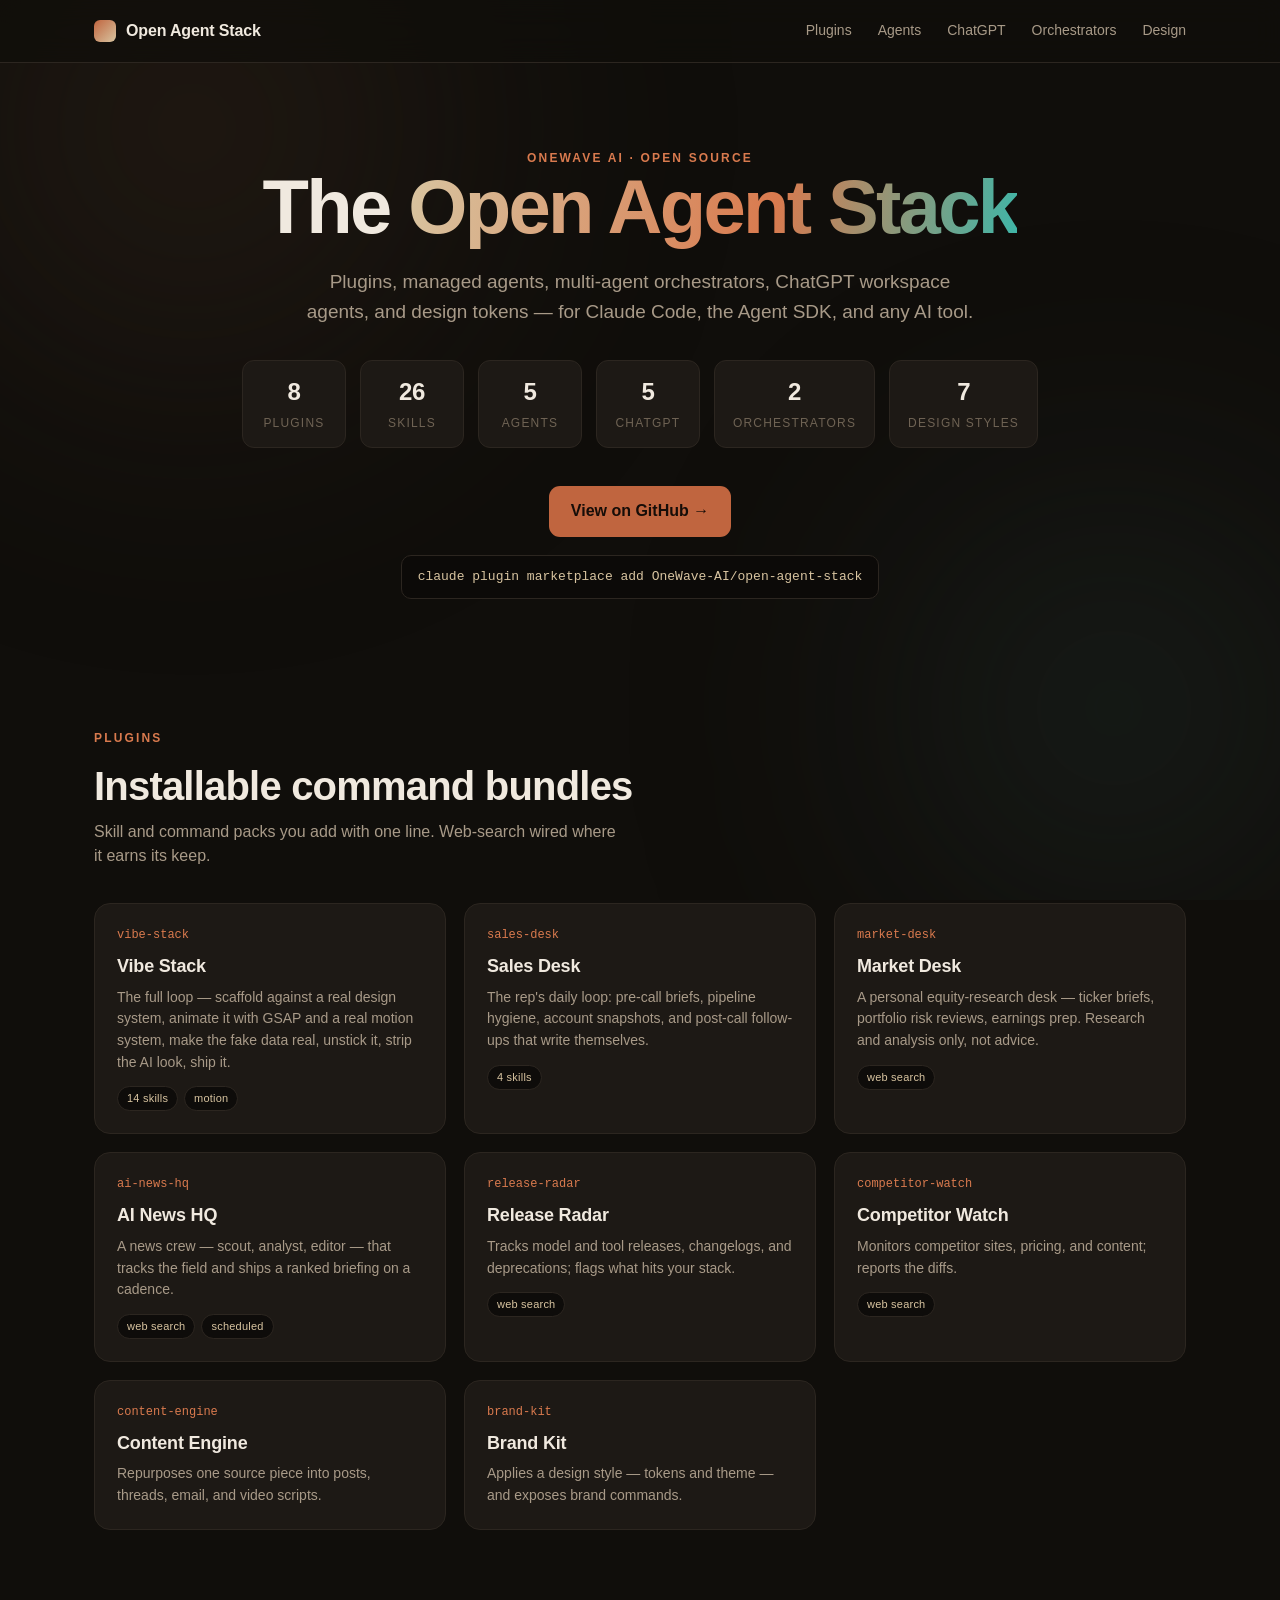
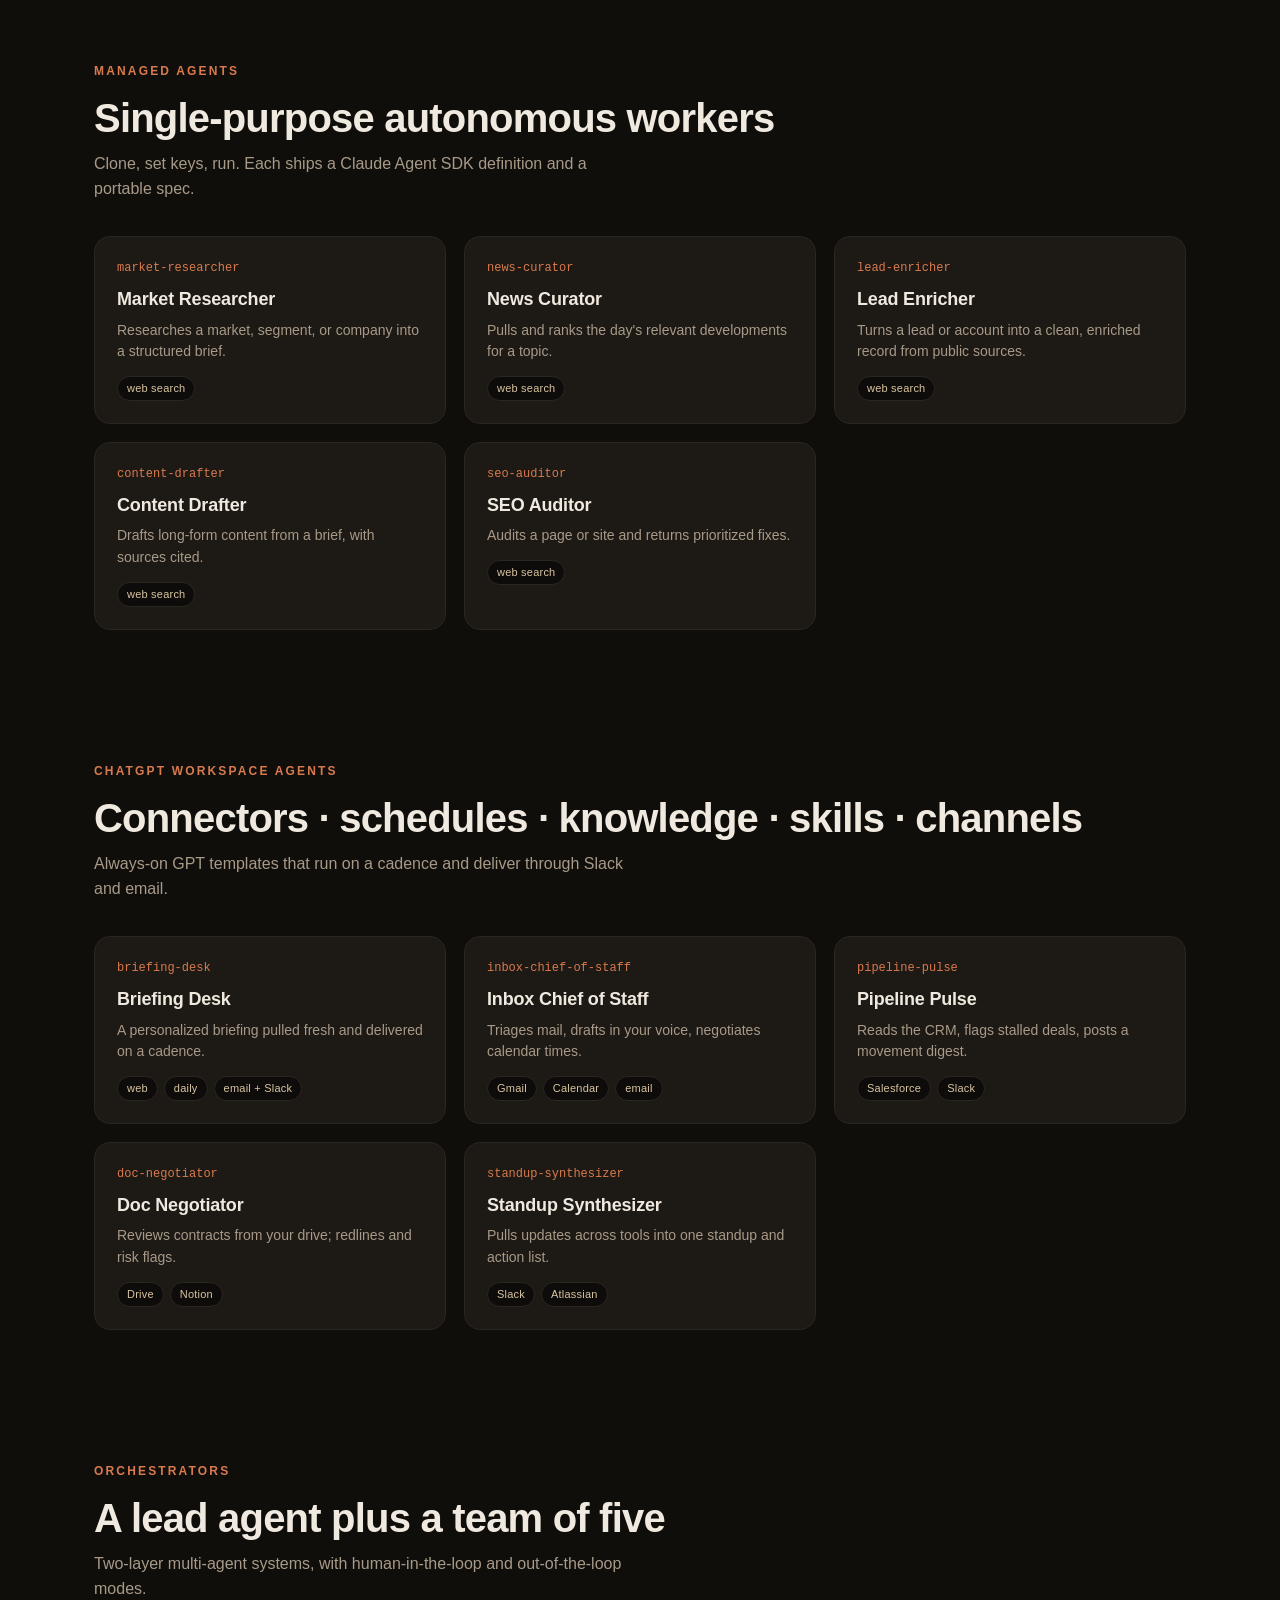
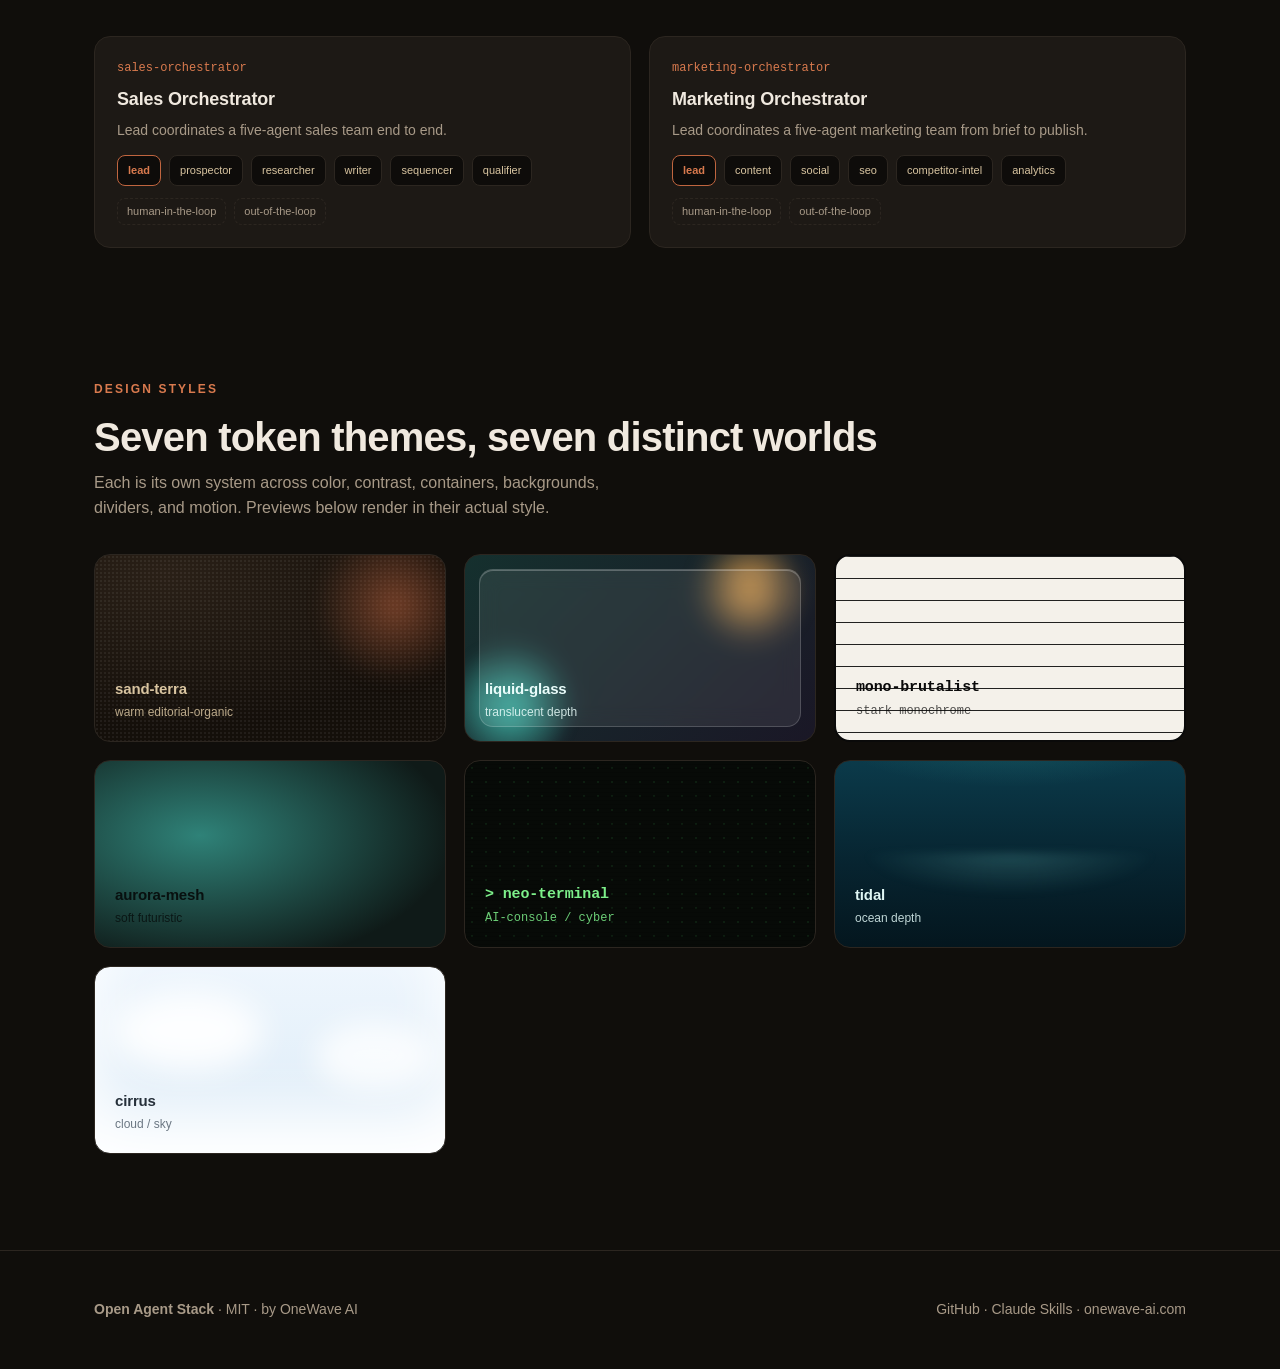
<file: site/index.html>
<!DOCTYPE html>
<html lang="en">
<head>
<meta charset="UTF-8" />
<meta name="viewport" content="width=device-width, initial-scale=1.0" />
<title>Open Agent Stack — OneWave AI</title>
<meta name="description" content="Open-source plugins, managed agents, multi-agent orchestrators, ChatGPT workspace agents, and design tokens for Claude Code, the Agent SDK, and any AI tool." />
<style>
  :root{
    --bg:#100e0b; --bg2:#16130f; --raised:#1d1915; --line:#2c2620;
    --text:#f0e9df; --muted:#a89a88; --faint:#6f6354;
    --sand:#d8c4a0; --terra:#c0653f; --terra2:#d97a4e;
    --teal:#3fb6a8; --amber:#e0a14e;
    --maxw:1140px;
  }
  *{box-sizing:border-box;margin:0;padding:0}
  html{scroll-behavior:smooth}
  body{
    background:var(--bg); color:var(--text);
    font-family:-apple-system,BlinkMacSystemFont,"Segoe UI",Inter,Helvetica,Arial,sans-serif;
    line-height:1.55; -webkit-font-smoothing:antialiased;
    overflow-x:hidden;
  }
  a{color:inherit;text-decoration:none}
  .wrap{max-width:var(--maxw);margin:0 auto;padding:0 24px}
  .eyebrow{font-size:12px;letter-spacing:.18em;text-transform:uppercase;color:var(--terra2);font-weight:600}
  h2{font-size:clamp(26px,3.4vw,40px);letter-spacing:-.02em;line-height:1.1;margin:.4em 0 .3em}
  h3{font-size:18px;letter-spacing:-.01em}
  .sub{color:var(--muted);max-width:60ch}

  /* ---- ambient page background ---- */
  .ambient{position:fixed;inset:0;z-index:-1;overflow:hidden}
  .ambient::before,.ambient::after{content:"";position:absolute;border-radius:50%;filter:blur(120px);opacity:.5}
  .ambient::before{width:60vw;height:60vw;left:-15vw;top:-20vw;background:radial-gradient(circle,#3a2a1e,transparent 70%)}
  .ambient::after{width:50vw;height:50vw;right:-12vw;bottom:-10vw;background:radial-gradient(circle,#23332f,transparent 70%)}

  /* ---- nav ---- */
  nav{position:sticky;top:0;z-index:50;backdrop-filter:blur(14px);
      background:rgba(16,14,11,.72);border-bottom:1px solid var(--line)}
  nav .wrap{display:flex;align-items:center;justify-content:space-between;height:62px}
  .brand{display:flex;align-items:center;gap:10px;font-weight:600;letter-spacing:-.01em}
  .brand .dot{width:22px;height:22px;border-radius:6px;
    background:linear-gradient(135deg,var(--terra),var(--sand))}
  .navlinks{display:flex;gap:26px;font-size:14px;color:var(--muted)}
  .navlinks a:hover{color:var(--text)}
  @media(max-width:760px){.navlinks{display:none}}

  /* ---- hero ---- */
  header{padding:86px 0 64px;text-align:center}
  header h1{font-size:clamp(40px,6.6vw,76px);letter-spacing:-.035em;line-height:1.02;font-weight:680}
  header h1 .grad{background:linear-gradient(100deg,var(--sand),var(--terra2) 60%,var(--teal));
    -webkit-background-clip:text;background-clip:text;color:transparent}
  header p{margin:22px auto 0;max-width:64ch;color:var(--muted);font-size:clamp(15px,1.7vw,19px)}
  .stat-row{display:flex;gap:14px;justify-content:center;flex-wrap:wrap;margin-top:34px}
  .stat{border:1px solid var(--line);background:var(--raised);border-radius:12px;padding:12px 18px;min-width:104px}
  .stat b{display:block;font-size:24px;letter-spacing:-.02em}
  .stat span{font-size:12px;color:var(--faint);text-transform:uppercase;letter-spacing:.1em}
  .cta{display:inline-flex;align-items:center;gap:9px;margin-top:38px;
    background:var(--terra);color:#160d08;font-weight:600;padding:13px 22px;border-radius:11px;
    transition:transform .2s ease,background .2s ease}
  .cta:hover{transform:translateY(-2px);background:var(--terra2)}
  .install{margin-top:18px;font-family:ui-monospace,SFMono-Regular,Menlo,monospace;font-size:13px;
    color:var(--sand);background:#0c0a08;border:1px solid var(--line);border-radius:10px;
    padding:11px 16px;display:inline-block}

  /* ---- sections ---- */
  section{padding:66px 0}
  .sec-head{margin-bottom:34px}
  .grid{display:grid;gap:18px}
  .g3{grid-template-columns:repeat(3,1fr)}
  .g2{grid-template-columns:repeat(2,1fr)}
  @media(max-width:900px){.g3{grid-template-columns:repeat(2,1fr)}}
  @media(max-width:620px){.g3,.g2{grid-template-columns:1fr}}

  .card{border:1px solid var(--line);background:var(--raised);border-radius:16px;padding:22px;
    position:relative;overflow:hidden;transition:transform .25s ease,border-color .25s ease}
  .card:hover{transform:translateY(-4px);border-color:#3d352b}
  .card .tag{font-family:ui-monospace,monospace;font-size:12px;color:var(--terra2)}
  .card h3{margin:8px 0 6px}
  .card p{font-size:14px;color:var(--muted)}
  .chips{display:flex;flex-wrap:wrap;gap:6px;margin-top:13px}
  .chip{font-size:11px;letter-spacing:.02em;color:var(--sand);border:1px solid var(--line);
    background:#0e0c0a;border-radius:999px;padding:3px 9px}

  /* ---- design-style preview cards: each renders its real aesthetic ---- */
  .styles{display:grid;grid-template-columns:repeat(3,1fr);gap:18px}
  @media(max-width:900px){.styles{grid-template-columns:repeat(2,1fr)}}
  @media(max-width:620px){.styles{grid-template-columns:1fr}}
  .sw{border-radius:16px;min-height:188px;padding:20px;position:relative;overflow:hidden;
    display:flex;flex-direction:column;justify-content:flex-end;border:1px solid var(--line)}
  .sw .name{font-weight:600;font-size:15px;letter-spacing:-.01em;position:relative;z-index:2}
  .sw .desc{font-size:12px;margin-top:3px;position:relative;z-index:2;opacity:.85}

  /* 1 sand-terra */
  .s-sand{background:radial-gradient(120% 120% at 20% 10%,#2a2017,#140f0a 70%);color:var(--sand)}
  .s-sand::after{content:"";position:absolute;width:160px;height:160px;border-radius:50%;
    right:-30px;top:-30px;background:radial-gradient(circle,#c0653f88,transparent 70%);filter:blur(8px)}
  .s-sand::before{content:"";position:absolute;inset:0;opacity:.06;
    background-image:radial-gradient(#fff 1px,transparent 1px);background-size:4px 4px}
  /* 2 liquid-glass */
  .s-glass{background:linear-gradient(135deg,#15302e,#1a1726);color:#eafdfb}
  .s-glass .pane{position:absolute;inset:14px;border-radius:14px;z-index:1;
    background:rgba(255,255,255,.08);backdrop-filter:blur(10px);
    border:1px solid rgba(255,255,255,.18);box-shadow:inset 0 1px 0 rgba(255,255,255,.25)}
  .s-glass::before{content:"";position:absolute;width:130px;height:130px;border-radius:50%;
    left:-20px;bottom:-30px;background:radial-gradient(circle,var(--teal),transparent 70%);filter:blur(6px)}
  .s-glass::after{content:"";position:absolute;width:110px;height:110px;border-radius:50%;
    right:10px;top:-20px;background:radial-gradient(circle,#e0a14e,transparent 70%);filter:blur(10px)}
  /* 3 mono-brutalist */
  .s-mono{background:#f4f1ea;color:#0a0a0a;border:2px solid #0a0a0a}
  .s-mono::before{content:"";position:absolute;inset:0;opacity:.9;
    background-image:linear-gradient(#0a0a0a 1px,transparent 1px);background-size:100% 22px}
  .s-mono .name,.s-mono .desc{font-family:ui-monospace,monospace}
  .s-mono .desc{opacity:.7}
  /* 4 aurora-mesh */
  .s-aurora{color:#0c1413;
    background:
      radial-gradient(60% 60% at 15% 20%,#3fb6a8aa,transparent 60%),
      radial-gradient(55% 55% at 85% 25%,#e0a14ecc,transparent 60%),
      radial-gradient(70% 70% at 60% 90%,#d97a4ebb,transparent 60%),
      #0f1a18;
    background-size:200% 200%;animation:mesh 14s ease-in-out infinite}
  @keyframes mesh{0%,100%{background-position:0% 0%}50%{background-position:100% 100%}}
  .s-aurora .name,.s-aurora .desc{color:#08100f}
  /* 5 neo-terminal */
  .s-term{background:#070a07;color:#7df08a;font-family:ui-monospace,monospace}
  .s-term::before{content:"";position:absolute;inset:0;opacity:.25;
    background-image:radial-gradient(#1f5a2a 1px,transparent 1px);background-size:14px 14px}
  .s-term::after{content:"";position:absolute;inset:0;opacity:.5;pointer-events:none;
    background:repeating-linear-gradient(transparent 0 3px,rgba(0,0,0,.35) 3px 4px)}
  .s-term .name::before{content:"> "}
  /* 6 tidal / ocean */
  .s-tidal{color:#dff6f4;
    background:linear-gradient(180deg,#0b3a4a,#072430 55%,#04161e);}
  .s-tidal::before{content:"";position:absolute;inset:0;opacity:.5;
    background:radial-gradient(80% 40% at 50% -10%,#3fb6a855,transparent 60%)}
  .s-tidal::after{content:"";position:absolute;left:-10%;right:-10%;bottom:34px;height:60px;
    background:radial-gradient(50% 100% at 50% 0,#7fe3da33,transparent 70%);filter:blur(4px)}
  /* 7 cirrus / cloud */
  .s-cirrus{color:#26303a;
    background:linear-gradient(180deg,#eef6fd,#dcebf7);
    box-shadow:inset 0 -40px 60px #ffffff}
  .s-cirrus::before{content:"";position:absolute;width:150px;height:80px;border-radius:50%;
    left:18px;top:24px;background:#ffffff;filter:blur(16px);opacity:.9}
  .s-cirrus::after{content:"";position:absolute;width:120px;height:70px;border-radius:50%;
    right:10px;top:54px;background:#ffffff;filter:blur(14px);opacity:.75}
  .s-cirrus .desc{color:#54616e}

  /* orchestrator team viz */
  .team{display:flex;gap:8px;flex-wrap:wrap;margin-top:14px}
  .node{font-size:11px;border:1px solid var(--line);background:#0e0c0a;border-radius:8px;
    padding:6px 10px;color:var(--sand)}
  .lead{border-color:var(--terra);color:var(--terra2);font-weight:600}
  .modes{display:flex;gap:8px;margin-top:12px}
  .mode{font-size:11px;color:var(--muted);border:1px dashed var(--line);border-radius:8px;padding:4px 9px}

  footer{border-top:1px solid var(--line);padding:48px 0;margin-top:30px;color:var(--muted);font-size:14px}
  footer .wrap{display:flex;justify-content:space-between;flex-wrap:wrap;gap:18px}
  footer a:hover{color:var(--text)}

  /* reveal on scroll */
  .reveal{opacity:0;transform:translateY(18px);transition:opacity .6s ease,transform .6s ease}
  .reveal.in{opacity:1;transform:none}
  @media(prefers-reduced-motion:reduce){.reveal{opacity:1;transform:none}.s-aurora{animation:none}}
</style>
</head>
<body>
<div class="ambient"></div>

<nav>
  <div class="wrap">
    <a class="brand" href="#top"><span class="dot"></span> Open Agent Stack</a>
    <div class="navlinks">
      <a href="#plugins">Plugins</a>
      <a href="#agents">Agents</a>
      <a href="#chatgpt">ChatGPT</a>
      <a href="#orchestrators">Orchestrators</a>
      <a href="#styles">Design</a>
    </div>
  </div>
</nav>

<header id="top">
  <div class="wrap">
    <div class="eyebrow">OneWave AI · Open Source</div>
    <h1>The <span class="grad">Open Agent Stack</span></h1>
    <p>Plugins, managed agents, multi-agent orchestrators, ChatGPT workspace agents, and design tokens — for Claude Code, the Agent SDK, and any AI tool.</p>
    <div class="stat-row">
      <div class="stat"><b>8</b><span>Plugins</span></div>
      <div class="stat"><b>26</b><span>Skills</span></div>
      <div class="stat"><b>5</b><span>Agents</span></div>
      <div class="stat"><b>5</b><span>ChatGPT</span></div>
      <div class="stat"><b>2</b><span>Orchestrators</span></div>
      <div class="stat"><b>7</b><span>Design styles</span></div>
    </div>
    <div><a class="cta" href="https://github.com/OneWave-AI/open-agent-stack">View on GitHub →</a></div>
    <div class="install">claude plugin marketplace add OneWave-AI/open-agent-stack</div>
  </div>
</header>

<section id="plugins">
  <div class="wrap">
    <div class="sec-head reveal">
      <div class="eyebrow">Plugins</div>
      <h2>Installable command bundles</h2>
      <p class="sub">Skill and command packs you add with one line. Web-search wired where it earns its keep.</p>
    </div>
    <div class="grid g3">
      <div class="card reveal"><div class="tag">vibe-stack</div><h3>Vibe Stack</h3><p>The full loop — scaffold against a real design system, animate it with GSAP and a real motion system, make the fake data real, unstick it, strip the AI look, ship it.</p><div class="chips"><span class="chip">14 skills</span><span class="chip">motion</span></div></div>
      <div class="card reveal"><div class="tag">sales-desk</div><h3>Sales Desk</h3><p>The rep's daily loop: pre-call briefs, pipeline hygiene, account snapshots, and post-call follow-ups that write themselves.</p><div class="chips"><span class="chip">4 skills</span></div></div>
      <div class="card reveal"><div class="tag">market-desk</div><h3>Market Desk</h3><p>A personal equity-research desk — ticker briefs, portfolio risk reviews, earnings prep. Research and analysis only, not advice.</p><div class="chips"><span class="chip">web search</span></div></div>
      <div class="card reveal"><div class="tag">ai-news-hq</div><h3>AI News HQ</h3><p>A news crew — scout, analyst, editor — that tracks the field and ships a ranked briefing on a cadence.</p><div class="chips"><span class="chip">web search</span><span class="chip">scheduled</span></div></div>
      <div class="card reveal"><div class="tag">release-radar</div><h3>Release Radar</h3><p>Tracks model and tool releases, changelogs, and deprecations; flags what hits your stack.</p><div class="chips"><span class="chip">web search</span></div></div>
      <div class="card reveal"><div class="tag">competitor-watch</div><h3>Competitor Watch</h3><p>Monitors competitor sites, pricing, and content; reports the diffs.</p><div class="chips"><span class="chip">web search</span></div></div>
      <div class="card reveal"><div class="tag">content-engine</div><h3>Content Engine</h3><p>Repurposes one source piece into posts, threads, email, and video scripts.</p></div>
      <div class="card reveal"><div class="tag">brand-kit</div><h3>Brand Kit</h3><p>Applies a design style — tokens and theme — and exposes brand commands.</p></div>
    </div>
  </div>
</section>

<section id="agents">
  <div class="wrap">
    <div class="sec-head reveal">
      <div class="eyebrow">Managed Agents</div>
      <h2>Single-purpose autonomous workers</h2>
      <p class="sub">Clone, set keys, run. Each ships a Claude Agent SDK definition and a portable spec.</p>
    </div>
    <div class="grid g3">
      <div class="card reveal"><div class="tag">market-researcher</div><h3>Market Researcher</h3><p>Researches a market, segment, or company into a structured brief.</p><div class="chips"><span class="chip">web search</span></div></div>
      <div class="card reveal"><div class="tag">news-curator</div><h3>News Curator</h3><p>Pulls and ranks the day's relevant developments for a topic.</p><div class="chips"><span class="chip">web search</span></div></div>
      <div class="card reveal"><div class="tag">lead-enricher</div><h3>Lead Enricher</h3><p>Turns a lead or account into a clean, enriched record from public sources.</p><div class="chips"><span class="chip">web search</span></div></div>
      <div class="card reveal"><div class="tag">content-drafter</div><h3>Content Drafter</h3><p>Drafts long-form content from a brief, with sources cited.</p><div class="chips"><span class="chip">web search</span></div></div>
      <div class="card reveal"><div class="tag">seo-auditor</div><h3>SEO Auditor</h3><p>Audits a page or site and returns prioritized fixes.</p><div class="chips"><span class="chip">web search</span></div></div>
    </div>
  </div>
</section>

<section id="chatgpt">
  <div class="wrap">
    <div class="sec-head reveal">
      <div class="eyebrow">ChatGPT Workspace Agents</div>
      <h2>Connectors · schedules · knowledge · skills · channels</h2>
      <p class="sub">Always-on GPT templates that run on a cadence and deliver through Slack and email.</p>
    </div>
    <div class="grid g3">
      <div class="card reveal"><div class="tag">briefing-desk</div><h3>Briefing Desk</h3><p>A personalized briefing pulled fresh and delivered on a cadence.</p><div class="chips"><span class="chip">web</span><span class="chip">daily</span><span class="chip">email + Slack</span></div></div>
      <div class="card reveal"><div class="tag">inbox-chief-of-staff</div><h3>Inbox Chief of Staff</h3><p>Triages mail, drafts in your voice, negotiates calendar times.</p><div class="chips"><span class="chip">Gmail</span><span class="chip">Calendar</span><span class="chip">email</span></div></div>
      <div class="card reveal"><div class="tag">pipeline-pulse</div><h3>Pipeline Pulse</h3><p>Reads the CRM, flags stalled deals, posts a movement digest.</p><div class="chips"><span class="chip">Salesforce</span><span class="chip">Slack</span></div></div>
      <div class="card reveal"><div class="tag">doc-negotiator</div><h3>Doc Negotiator</h3><p>Reviews contracts from your drive; redlines and risk flags.</p><div class="chips"><span class="chip">Drive</span><span class="chip">Notion</span></div></div>
      <div class="card reveal"><div class="tag">standup-synthesizer</div><h3>Standup Synthesizer</h3><p>Pulls updates across tools into one standup and action list.</p><div class="chips"><span class="chip">Slack</span><span class="chip">Atlassian</span></div></div>
    </div>
  </div>
</section>

<section id="orchestrators">
  <div class="wrap">
    <div class="sec-head reveal">
      <div class="eyebrow">Orchestrators</div>
      <h2>A lead agent plus a team of five</h2>
      <p class="sub">Two-layer multi-agent systems, with human-in-the-loop and out-of-the-loop modes.</p>
    </div>
    <div class="grid g2">
      <div class="card reveal">
        <div class="tag">sales-orchestrator</div><h3>Sales Orchestrator</h3>
        <p>Lead coordinates a five-agent sales team end to end.</p>
        <div class="team">
          <span class="node lead">lead</span><span class="node">prospector</span><span class="node">researcher</span>
          <span class="node">writer</span><span class="node">sequencer</span><span class="node">qualifier</span>
        </div>
        <div class="modes"><span class="mode">human-in-the-loop</span><span class="mode">out-of-the-loop</span></div>
      </div>
      <div class="card reveal">
        <div class="tag">marketing-orchestrator</div><h3>Marketing Orchestrator</h3>
        <p>Lead coordinates a five-agent marketing team from brief to publish.</p>
        <div class="team">
          <span class="node lead">lead</span><span class="node">content</span><span class="node">social</span>
          <span class="node">seo</span><span class="node">competitor-intel</span><span class="node">analytics</span>
        </div>
        <div class="modes"><span class="mode">human-in-the-loop</span><span class="mode">out-of-the-loop</span></div>
      </div>
    </div>
  </div>
</section>

<section id="styles">
  <div class="wrap">
    <div class="sec-head reveal">
      <div class="eyebrow">Design Styles</div>
      <h2>Seven token themes, seven distinct worlds</h2>
      <p class="sub">Each is its own system across color, contrast, containers, backgrounds, dividers, and motion. Previews below render in their actual style.</p>
    </div>
    <div class="styles">
      <div class="sw s-sand reveal"><div class="name">sand-terra</div><div class="desc">warm editorial-organic</div></div>
      <div class="sw s-glass reveal"><div class="pane"></div><div class="name">liquid-glass</div><div class="desc">translucent depth</div></div>
      <div class="sw s-mono reveal"><div class="name">mono-brutalist</div><div class="desc">stark monochrome</div></div>
      <div class="sw s-aurora reveal"><div class="name">aurora-mesh</div><div class="desc">soft futuristic</div></div>
      <div class="sw s-term reveal"><div class="name">neo-terminal</div><div class="desc">AI-console / cyber</div></div>
      <div class="sw s-tidal reveal"><div class="name">tidal</div><div class="desc">ocean depth</div></div>
      <div class="sw s-cirrus reveal"><div class="name">cirrus</div><div class="desc">cloud / sky</div></div>
    </div>
  </div>
</section>

<footer>
  <div class="wrap">
    <div><strong>Open Agent Stack</strong> · MIT · by <a href="https://www.onewave-ai.com">OneWave AI</a></div>
    <div>
      <a href="https://github.com/OneWave-AI/open-agent-stack">GitHub</a> ·
      <a href="https://github.com/OneWave-AI/claude-skills">Claude Skills</a> ·
      <a href="https://www.onewave-ai.com">onewave-ai.com</a>
    </div>
  </div>
</footer>

<script>
  const io=new IntersectionObserver((es)=>{es.forEach(e=>{if(e.isIntersecting){e.target.classList.add('in');io.unobserve(e.target)}})},{threshold:.12});
  document.querySelectorAll('.reveal').forEach((el,i)=>{el.style.transitionDelay=(i%3*60)+'ms';io.observe(el)});
</script>
</body>
</html>
</file>
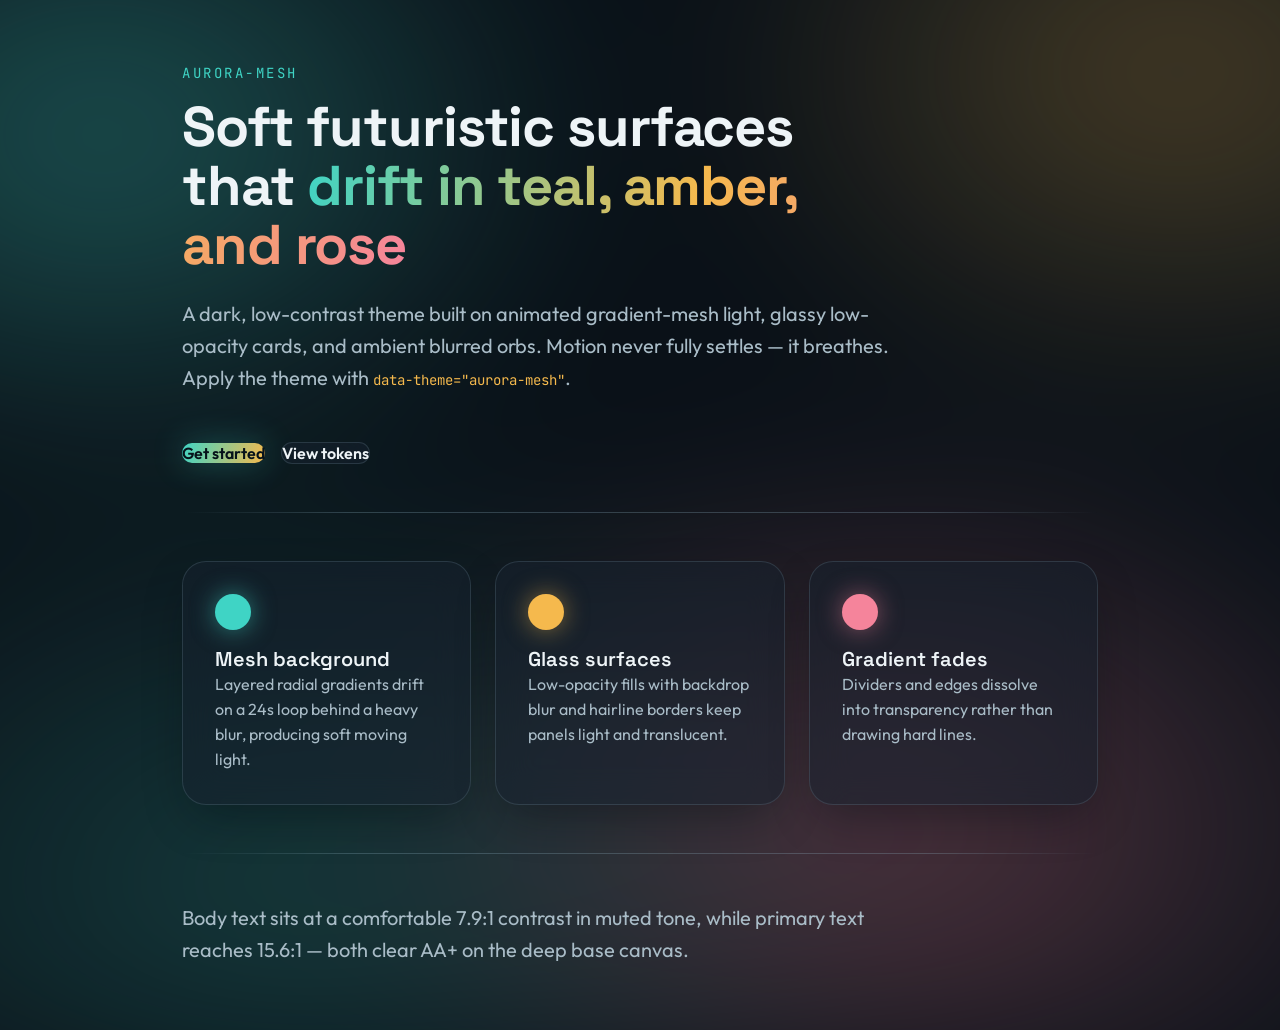
<file: design-styles/aurora-mesh/preview.html>
<!DOCTYPE html>
<html lang="en" data-theme="aurora-mesh">
<head>
  <meta charset="UTF-8" />
  <meta name="viewport" content="width=device-width, initial-scale=1.0" />
  <title>aurora-mesh — preview</title>
  <link rel="preconnect" href="https://fonts.googleapis.com" />
  <link rel="preconnect" href="https://fonts.gstatic.com" crossorigin />
  <link href="https://fonts.googleapis.com/css2?family=Space+Grotesk:wght@500;600;700&family=Outfit:wght@400;500;600&family=JetBrains+Mono:wght@400;500&display=swap" rel="stylesheet" />
  <style>
    /* ---- aurora-mesh tokens (inlined from theme.css for a self-contained preview) ---- */
    [data-theme="aurora-mesh"] {
      --color-bg-base: #0a1118;
      --color-bg-raised: #101a24;
      --color-surface: rgba(22, 34, 46, 0.55);
      --color-text-primary: #eef4f7;
      --color-text-muted: #a9bcc7;
      --color-accent-teal: #3fd4c5;
      --color-accent-amber: #f5b94d;
      --color-accent-rose: #f5849b;
      --color-border: rgba(143, 178, 196, 0.18);
      --color-divider: rgba(143, 178, 196, 0.28);
      --font-display: "Space Grotesk", "Outfit", system-ui, sans-serif;
      --font-body: "Outfit", system-ui, -apple-system, "Segoe UI", sans-serif;
      --font-mono: "JetBrains Mono", ui-monospace, SFMono-Regular, monospace;
      --text-xs: 0.75rem;  --text-sm: 0.875rem; --text-base: 1rem;
      --text-lg: 1.25rem;  --text-xl: 1.75rem;  --text-2xl: 2.5rem; --text-3xl: 3.5rem;
      --weight-regular: 400; --weight-medium: 500; --weight-semibold: 600; --weight-bold: 700;
      --space-4: 1rem; --space-5: 1.5rem; --space-6: 2rem; --space-7: 3rem; --space-8: 4rem;
      --radius-container: 1.5rem; --radius-control: 0.75rem; --radius-pill: 9999px;
      --blur-glass: 18px; --blur-orb: 90px;
      --elevation-card: 0px 18px 48px -12px rgba(4, 10, 16, 0.45);
      --elevation-glow: 0px 0px 32px 0px rgba(63, 212, 197, 0.30);
      --duration-fast: 180ms; --duration-base: 320ms; --duration-slow: 640ms; --duration-drift: 24000ms;
      --ease-soft: cubic-bezier(0.33, 1, 0.68, 1);
      --ease-drift: cubic-bezier(0.45, 0, 0.55, 1);
    }

    * { box-sizing: border-box; margin: 0; padding: 0; }

    body {
      font-family: var(--font-body);
      color: var(--color-text-primary);
      background: var(--color-bg-base);
      min-height: 100vh;
      position: relative;
      overflow-x: hidden;
      -webkit-font-smoothing: antialiased;
    }

    /* ---- Animated gradient-mesh background + drifting blurred orbs ---- */
    .mesh {
      position: fixed;
      inset: -20%;
      z-index: 0;
      background:
        radial-gradient(40% 40% at 20% 25%, rgba(63, 212, 197, 0.35), transparent 70%),
        radial-gradient(38% 38% at 80% 20%, rgba(245, 185, 77, 0.28), transparent 70%),
        radial-gradient(45% 45% at 65% 80%, rgba(245, 132, 155, 0.30), transparent 70%),
        radial-gradient(50% 50% at 30% 85%, rgba(63, 212, 197, 0.22), transparent 70%);
      filter: blur(var(--blur-orb));
      animation: meshDrift var(--duration-drift) var(--ease-drift) infinite alternate;
    }
    @keyframes meshDrift {
      0%   { transform: translate3d(-3%, -2%, 0) scale(1.05) rotate(0deg); }
      50%  { transform: translate3d(3%, 2%, 0) scale(1.12) rotate(4deg); }
      100% { transform: translate3d(-2%, 3%, 0) scale(1.05) rotate(-3deg); }
    }

    .wrap {
      position: relative;
      z-index: 1;
      max-width: 980px;
      margin: 0 auto;
      padding: var(--space-8) var(--space-6);
    }

    .eyebrow {
      font-family: var(--font-mono);
      font-size: var(--text-sm);
      letter-spacing: 0.18em;
      text-transform: uppercase;
      color: var(--color-accent-teal);
      margin-bottom: var(--space-4);
    }

    h1 {
      font-family: var(--font-display);
      font-weight: var(--weight-bold);
      font-size: var(--text-3xl);
      line-height: 1.05;
      letter-spacing: -0.02em;
      margin-bottom: var(--space-5);
      max-width: 18ch;
    }
    h1 .grad {
      background: linear-gradient(100deg, var(--color-accent-teal), var(--color-accent-amber) 55%, var(--color-accent-rose));
      -webkit-background-clip: text;
      background-clip: text;
      color: transparent;
    }

    .lede {
      font-size: var(--text-lg);
      color: var(--color-text-muted);
      max-width: 56ch;
      line-height: 1.6;
      margin-bottom: var(--space-6);
    }

    /* ---- Gradient-fade divider ---- */
    .divider {
      height: 1px;
      border: 0;
      margin: var(--space-7) 0;
      background: linear-gradient(90deg, transparent, var(--color-divider) 18%, var(--color-divider) 82%, transparent);
    }

    .grid {
      display: grid;
      grid-template-columns: repeat(auto-fit, minmax(240px, 1fr));
      gap: var(--space-5);
    }

    /* ---- Glassy low-opacity card ---- */
    .card {
      background: var(--color-surface);
      border: 1px solid var(--color-border);
      border-radius: var(--radius-container);
      padding: var(--space-6);
      backdrop-filter: blur(var(--blur-glass));
      -webkit-backdrop-filter: blur(var(--blur-glass));
      box-shadow: var(--elevation-card);
      transition: transform var(--duration-base) var(--ease-soft),
        box-shadow var(--duration-base) var(--ease-soft);
    }
    .card:hover { transform: translateY(-4px); }

    .card .dot {
      width: 36px; height: 36px;
      border-radius: var(--radius-pill);
      margin-bottom: var(--space-4);
    }
    .dot.teal  { background: var(--color-accent-teal); box-shadow: 0 0 24px rgba(63,212,197,0.55); }
    .dot.amber { background: var(--color-accent-amber); box-shadow: 0 0 24px rgba(245,185,77,0.5); }
    .dot.rose  { background: var(--color-accent-rose); box-shadow: 0 0 24px rgba(245,132,155,0.5); }

    .card h3 {
      font-family: var(--font-display);
      font-weight: var(--weight-semibold);
      font-size: var(--text-lg);
      margin-bottom: var(--space-2);
    }
    .card p {
      color: var(--color-text-muted);
      font-size: var(--text-base);
      line-height: 1.55;
    }

    .actions {
      display: flex;
      flex-wrap: wrap;
      gap: var(--space-4);
      align-items: center;
      margin-top: var(--space-7);
    }

    /* ---- Button ---- */
    .btn {
      font-family: var(--font-body);
      font-weight: var(--weight-semibold);
      font-size: var(--text-base);
      padding: var(--space-3) var(--space-5);
      border-radius: var(--radius-control);
      border: 0;
      cursor: pointer;
      transition: transform var(--duration-fast) var(--ease-soft),
        box-shadow var(--duration-base) var(--ease-soft);
    }
    .btn-primary {
      background: linear-gradient(105deg, var(--color-accent-teal), var(--color-accent-amber));
      color: #06121a;
      box-shadow: var(--elevation-glow);
    }
    .btn-primary:hover { transform: translateY(-2px); box-shadow: 0 0 44px rgba(63,212,197,0.45); }
    .btn-ghost {
      background: var(--color-surface);
      border: 1px solid var(--color-border);
      color: var(--color-text-primary);
      backdrop-filter: blur(var(--blur-glass));
      -webkit-backdrop-filter: blur(var(--blur-glass));
    }
    .btn-ghost:hover { transform: translateY(-2px); border-color: var(--color-accent-teal); }

    code {
      font-family: var(--font-mono);
      font-size: var(--text-sm);
      color: var(--color-accent-amber);
    }

    @media (prefers-reduced-motion: reduce) {
      .mesh { animation: none; }
    }
  </style>
</head>
<body>
  <div class="mesh" aria-hidden="true"></div>

  <main class="wrap">
    <p class="eyebrow">aurora-mesh</p>
    <h1>Soft futuristic surfaces that <span class="grad">drift in teal, amber, and rose</span></h1>
    <p class="lede">
      A dark, low-contrast theme built on animated gradient-mesh light, glassy low-opacity
      cards, and ambient blurred orbs. Motion never fully settles — it breathes. Apply the
      theme with <code>data-theme="aurora-mesh"</code>.
    </p>

    <div class="actions">
      <button class="btn btn-primary">Get started</button>
      <button class="btn btn-ghost">View tokens</button>
    </div>

    <hr class="divider" aria-hidden="true" />

    <section class="grid">
      <article class="card">
        <div class="dot teal" aria-hidden="true"></div>
        <h3>Mesh background</h3>
        <p>Layered radial gradients drift on a 24s loop behind a heavy blur, producing soft moving light.</p>
      </article>
      <article class="card">
        <div class="dot amber" aria-hidden="true"></div>
        <h3>Glass surfaces</h3>
        <p>Low-opacity fills with backdrop blur and hairline borders keep panels light and translucent.</p>
      </article>
      <article class="card">
        <div class="dot rose" aria-hidden="true"></div>
        <h3>Gradient fades</h3>
        <p>Dividers and edges dissolve into transparency rather than drawing hard lines.</p>
      </article>
    </section>

    <hr class="divider" aria-hidden="true" />

    <p class="lede" style="margin-bottom:0;">
      Body text sits at a comfortable 7.9:1 contrast in muted tone, while primary text reaches
      15.6:1 — both clear AA+ on the deep base canvas.
    </p>
  </main>
</body>
</html>
</file>
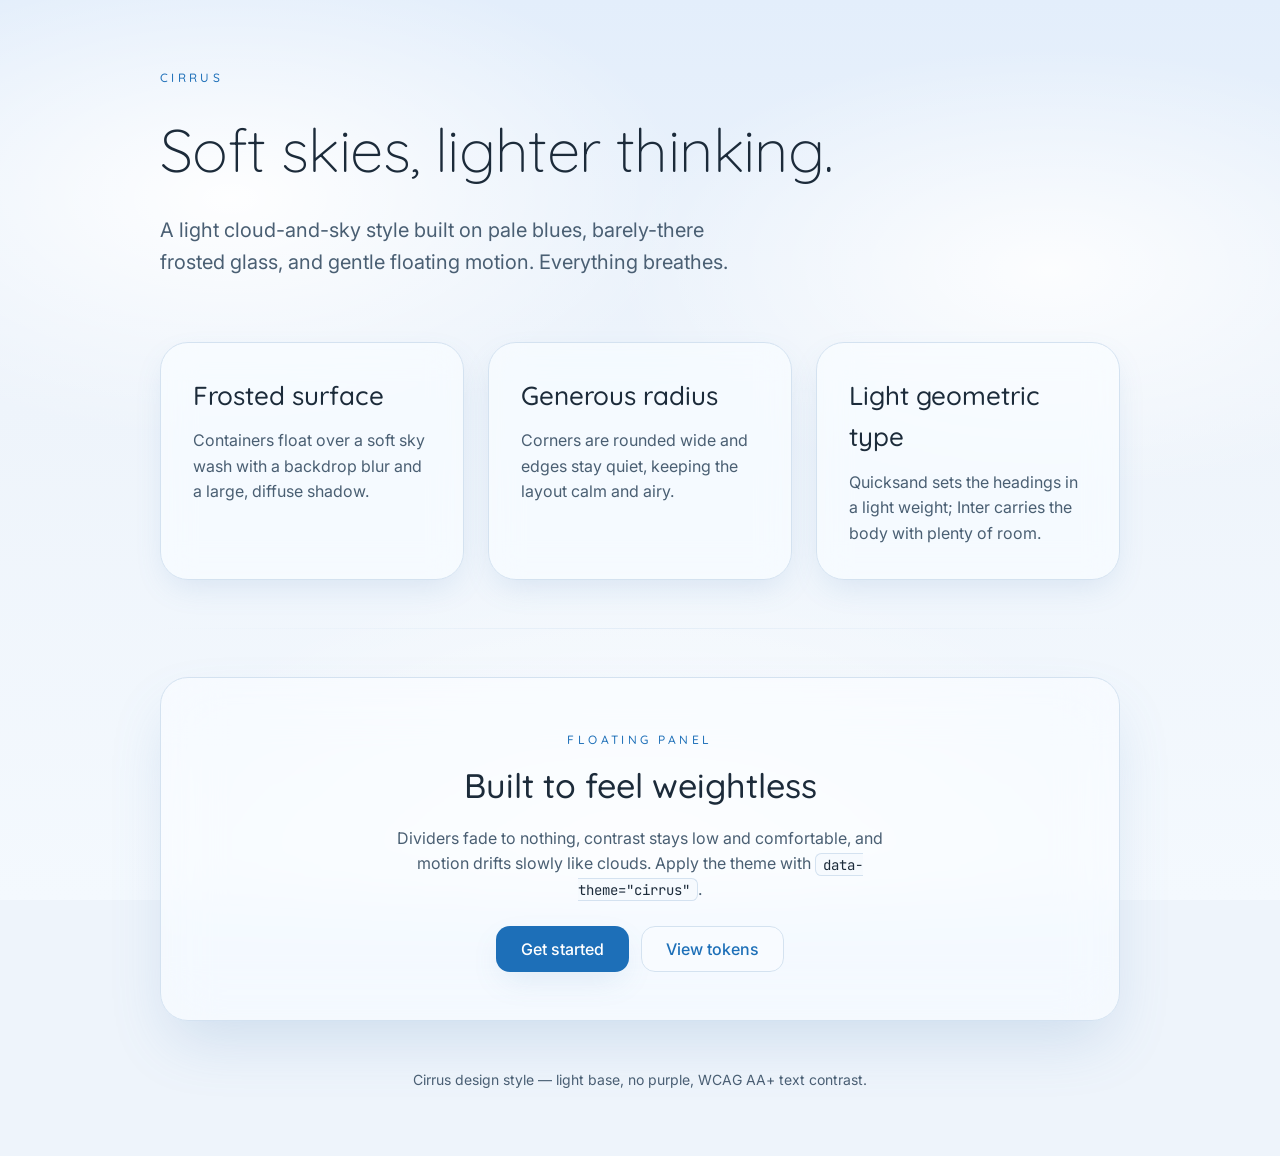
<file: design-styles/cirrus/preview.html>
<!DOCTYPE html>
<html lang="en" data-theme="cirrus">
<head>
  <meta charset="UTF-8" />
  <meta name="viewport" content="width=device-width, initial-scale=1.0" />
  <title>Cirrus — Design Style Preview</title>
  <link rel="preconnect" href="https://fonts.googleapis.com" />
  <link rel="preconnect" href="https://fonts.gstatic.com" crossorigin />
  <link href="https://fonts.googleapis.com/css2?family=Inter:wght@400;500;600&family=Quicksand:wght@300;400;500&family=JetBrains+Mono&display=swap" rel="stylesheet" />
  <link rel="stylesheet" href="theme.css" />
  <style>
    * { box-sizing: border-box; margin: 0; padding: 0; }

    html, body { min-height: 100%; }

    body {
      font-family: var(--font-body);
      color: var(--color-text-primary);
      background: var(--color-bg-base);
      /* Cloud/sky background: layered soft radial "clouds" over a pale sky wash */
      background-image:
        radial-gradient(60% 45% at 18% 22%, rgba(255, 255, 255, 0.95) 0%, rgba(255, 255, 255, 0) 60%),
        radial-gradient(55% 40% at 82% 30%, rgba(255, 255, 255, 0.85) 0%, rgba(255, 255, 255, 0) 62%),
        radial-gradient(70% 55% at 50% 96%, rgba(255, 255, 255, 0.9) 0%, rgba(255, 255, 255, 0) 60%),
        linear-gradient(180deg, #e3eefb 0%, #eef4fb 45%, #f4f9fe 100%);
      background-attachment: fixed;
      line-height: 1.6;
      padding: var(--space-8) var(--space-5);
      -webkit-font-smoothing: antialiased;
    }

    .wrap { max-width: 960px; margin: 0 auto; }

    .eyebrow {
      font-family: var(--font-display);
      font-weight: var(--weight-medium);
      letter-spacing: 0.28em;
      text-transform: uppercase;
      font-size: var(--text-xs);
      color: var(--color-accent);
    }

    h1 {
      font-family: var(--font-display);
      font-weight: var(--weight-light);
      font-size: var(--text-4xl);
      letter-spacing: -0.01em;
      margin: var(--space-3) 0 var(--space-4);
    }

    .lede {
      font-size: var(--text-lg);
      color: var(--color-text-muted);
      max-width: 46ch;
      margin-bottom: var(--space-8);
    }

    /* Frosted glass surface */
    .card {
      background: rgba(251, 253, 255, 0.62);
      backdrop-filter: blur(var(--blur-frost)) saturate(140%);
      -webkit-backdrop-filter: blur(var(--blur-frost)) saturate(140%);
      border: 1px solid var(--color-border);
      border-radius: var(--radius-container);
      box-shadow: var(--elevation-soft);
      padding: var(--space-6);
    }

    .grid {
      display: grid;
      grid-template-columns: repeat(auto-fit, minmax(240px, 1fr));
      gap: var(--space-5);
      margin-bottom: var(--space-7);
    }

    .card h2 {
      font-family: var(--font-display);
      font-weight: var(--weight-medium);
      font-size: var(--text-xl);
      margin-bottom: var(--space-3);
    }

    .card p { color: var(--color-text-muted); font-size: var(--text-base); }

    .feature {
      box-shadow: var(--elevation-float);
      background: rgba(251, 253, 255, 0.55);
      backdrop-filter: blur(var(--blur-frost-strong)) saturate(150%);
      -webkit-backdrop-filter: blur(var(--blur-frost-strong)) saturate(150%);
      padding: var(--space-7);
      text-align: center;
    }

    /* Divider that fades to nothing at both ends */
    .divider {
      height: 1px;
      border: none;
      margin: var(--space-7) 0;
      background: linear-gradient(90deg,
        rgba(227, 237, 247, 0) 0%,
        var(--color-divider) 50%,
        rgba(227, 237, 247, 0) 100%);
    }

    .btn-row { display: flex; gap: var(--space-3); flex-wrap: wrap; align-items: center; margin-top: var(--space-5); }

    .btn {
      font-family: var(--font-body);
      font-weight: var(--weight-medium);
      font-size: var(--text-base);
      border-radius: var(--radius-control);
      padding: var(--space-3) var(--space-5);
      border: 1px solid transparent;
      cursor: pointer;
      transition: transform var(--duration-fast) var(--easing-standard),
                  box-shadow var(--duration-base) var(--easing-drift);
    }

    .btn-primary {
      background: var(--color-accent);
      color: var(--color-accent-contrast);
      box-shadow: var(--elevation-soft);
    }
    .btn-primary:hover { transform: translateY(-2px); box-shadow: var(--elevation-float); }

    .btn-ghost {
      background: rgba(251, 253, 255, 0.6);
      color: var(--color-accent);
      border-color: var(--color-border);
    }
    .btn-ghost:hover { transform: translateY(-2px); }

    code {
      font-family: var(--font-mono);
      font-size: var(--text-sm);
      background: var(--color-bg-raised);
      border: 1px solid var(--color-border);
      border-radius: 0.4rem;
      padding: 0.1rem 0.4rem;
      color: var(--color-text-primary);
    }

    .footnote { margin-top: var(--space-7); font-size: var(--text-sm); color: var(--color-text-muted); text-align: center; }
  </style>
</head>
<body>
  <main class="wrap">
    <span class="eyebrow">Cirrus</span>
    <h1>Soft skies, lighter thinking.</h1>
    <p class="lede">A light cloud-and-sky style built on pale blues, barely-there frosted glass, and gentle floating motion. Everything breathes.</p>

    <section class="grid">
      <article class="card cirrus-floating">
        <h2>Frosted surface</h2>
        <p>Containers float over a soft sky wash with a backdrop blur and a large, diffuse shadow.</p>
      </article>
      <article class="card cirrus-floating" style="animation-delay: -2.3s;">
        <h2>Generous radius</h2>
        <p>Corners are rounded wide and edges stay quiet, keeping the layout calm and airy.</p>
      </article>
      <article class="card cirrus-floating" style="animation-delay: -4.6s;">
        <h2>Light geometric type</h2>
        <p>Quicksand sets the headings in a light weight; Inter carries the body with plenty of room.</p>
      </article>
    </section>

    <hr class="divider" />

    <section class="card feature">
      <span class="eyebrow">Floating panel</span>
      <h2 style="font-size: var(--text-2xl); margin-top: var(--space-2);">Built to feel weightless</h2>
      <p style="max-width: 50ch; margin: var(--space-3) auto 0;">Dividers fade to nothing, contrast stays low and comfortable, and motion drifts slowly like clouds. Apply the theme with <code>data-theme="cirrus"</code>.</p>
      <div class="btn-row" style="justify-content: center;">
        <button class="btn btn-primary">Get started</button>
        <button class="btn btn-ghost">View tokens</button>
      </div>
    </section>

    <p class="footnote">Cirrus design style — light base, no purple, WCAG AA+ text contrast.</p>
  </main>
</body>
</html>
</file>
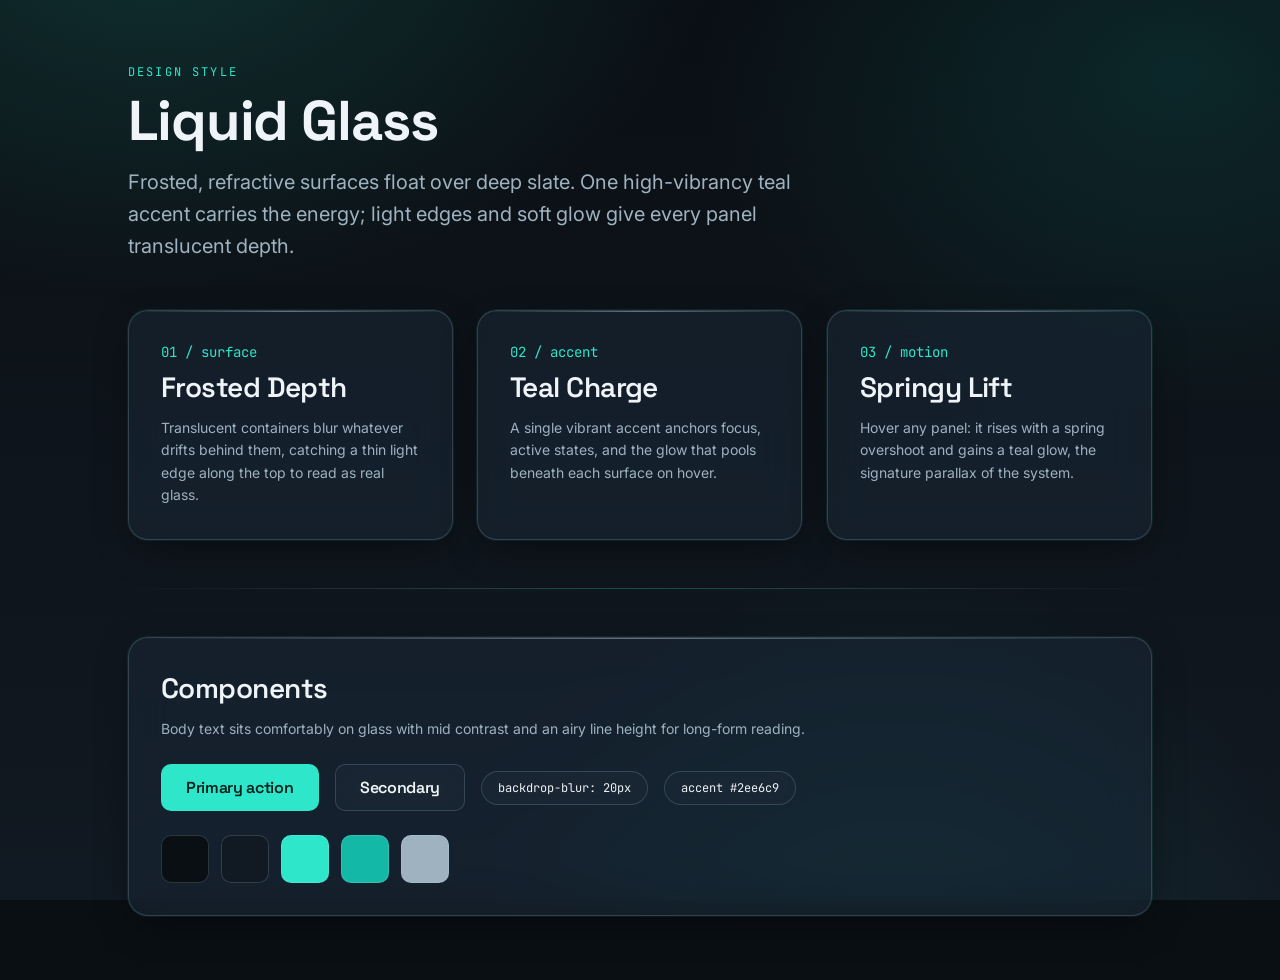
<file: design-styles/liquid-glass/preview.html>
<!DOCTYPE html>
<html lang="en" data-theme="liquid-glass">
<head>
  <meta charset="UTF-8" />
  <meta name="viewport" content="width=device-width, initial-scale=1.0" />
  <title>Liquid Glass — preview</title>
  <link rel="preconnect" href="https://fonts.googleapis.com" />
  <link rel="preconnect" href="https://fonts.gstatic.com" crossorigin />
  <link
    href="https://fonts.googleapis.com/css2?family=Space+Grotesk:wght@500;600;700&family=Inter:wght@400;500;600&family=JetBrains+Mono:wght@400;500&display=swap"
    rel="stylesheet"
  />
  <link rel="stylesheet" href="theme.css" />
  <style>
    *, *::before, *::after { box-sizing: border-box; }

    body {
      margin: 0;
      min-height: 100vh;
      font-family: var(--font-body);
      color: var(--color-text-primary);
      background: var(--color-bg-base);
      /* Deep slate with refractive teal light-pools behind the glass */
      background-image:
        radial-gradient(60rem 40rem at 12% -10%, rgba(46, 230, 201, 0.16), transparent 60%),
        radial-gradient(50rem 36rem at 92% 8%, rgba(20, 184, 166, 0.14), transparent 60%),
        radial-gradient(48rem 48rem at 70% 110%, rgba(46, 230, 201, 0.10), transparent 55%),
        linear-gradient(180deg, var(--color-bg-base), var(--color-bg-raised));
      background-attachment: fixed;
      -webkit-font-smoothing: antialiased;
      padding: var(--space-16) var(--space-6);
    }

    .shell { max-width: 64rem; margin: 0 auto; }

    .eyebrow {
      font-family: var(--font-mono);
      font-size: var(--text-xs);
      letter-spacing: 0.18em;
      text-transform: uppercase;
      color: var(--color-accent);
      margin: 0 0 var(--space-3);
    }

    h1 {
      font-family: var(--font-display);
      font-weight: var(--weight-bold);
      font-size: var(--text-3xl);
      letter-spacing: var(--tracking-tight);
      line-height: 1.04;
      margin: 0 0 var(--space-4);
    }

    .lede {
      font-size: var(--text-lg);
      line-height: 1.6;
      color: var(--color-text-muted);
      max-width: 42rem;
      margin: 0 0 var(--space-12);
    }

    /* Frosted refractive glass surface */
    .glass {
      position: relative;
      background: var(--color-surface);
      border: 1px solid var(--color-border);
      border-radius: var(--radius-container);
      box-shadow: var(--elevation-glass);
      backdrop-filter: blur(var(--blur-glass)) saturate(140%);
      -webkit-backdrop-filter: blur(var(--blur-glass)) saturate(140%);
      padding: var(--space-8);
      overflow: hidden;
      transition: var(--motion-signature);
      will-change: transform;
    }
    /* Light edge catching the top of each panel */
    .glass::before {
      content: "";
      position: absolute;
      inset: 0 0 auto 0;
      height: 1px;
      background: linear-gradient(90deg, transparent, rgba(238, 244, 248, 0.55), transparent);
      opacity: 0.7;
    }
    .glass:hover {
      transform: translateY(-6px) scale(1.012);
      box-shadow: var(--elevation-glass), var(--elevation-glow);
    }

    .grid {
      display: grid;
      grid-template-columns: repeat(auto-fit, minmax(15rem, 1fr));
      gap: var(--space-6);
      margin-bottom: var(--space-12);
    }

    .card-k {
      font-family: var(--font-mono);
      font-size: var(--text-sm);
      color: var(--color-accent);
      margin: 0 0 var(--space-2);
    }
    .card-h {
      font-family: var(--font-display);
      font-weight: var(--weight-semibold);
      font-size: var(--text-xl);
      letter-spacing: var(--tracking-tight);
      margin: 0 0 var(--space-3);
    }
    .card-p {
      font-size: var(--text-sm);
      line-height: 1.6;
      color: var(--color-text-muted);
      margin: 0;
    }

    /* Soft light-gradient divider */
    .divider {
      height: 1px;
      border: 0;
      margin: var(--space-12) 0;
      background: var(--divider-gradient);
    }

    .actions { display: flex; flex-wrap: wrap; gap: var(--space-4); align-items: center; }

    .btn {
      font-family: var(--font-display);
      font-weight: var(--weight-semibold);
      font-size: var(--text-base);
      letter-spacing: var(--tracking-tight);
      padding: var(--space-3) var(--space-6);
      border-radius: var(--radius-control);
      cursor: pointer;
      transition: var(--motion-signature);
    }
    .btn-primary {
      background: var(--color-accent);
      color: var(--color-on-accent);
      border: 1px solid transparent;
    }
    .btn-primary:hover {
      transform: translateY(-3px);
      box-shadow: var(--elevation-glow);
    }
    .btn-ghost {
      background: var(--color-surface);
      color: var(--color-text-primary);
      border: 1px solid var(--color-border);
      backdrop-filter: blur(var(--blur-glass-sm));
      -webkit-backdrop-filter: blur(var(--blur-glass-sm));
    }
    .btn-ghost:hover { transform: translateY(-3px); border-color: var(--color-accent); }

    .chip {
      display: inline-block;
      font-family: var(--font-mono);
      font-size: var(--text-xs);
      color: var(--color-text-primary);
      background: var(--color-surface);
      border: 1px solid var(--color-border);
      border-radius: var(--radius-pill);
      padding: var(--space-2) var(--space-4);
      backdrop-filter: blur(var(--blur-glass-sm));
      -webkit-backdrop-filter: blur(var(--blur-glass-sm));
    }

    .swatches { display: flex; gap: var(--space-3); margin-top: var(--space-6); flex-wrap: wrap; }
    .swatch {
      width: 3rem; height: 3rem; border-radius: var(--radius-control);
      border: 1px solid var(--color-border);
    }
  </style>
</head>
<body>
  <main class="shell">
    <p class="eyebrow">Design Style</p>
    <h1>Liquid Glass</h1>
    <p class="lede">
      Frosted, refractive surfaces float over deep slate. One high-vibrancy teal accent
      carries the energy; light edges and soft glow give every panel translucent depth.
    </p>

    <section class="grid">
      <article class="glass">
        <p class="card-k">01 / surface</p>
        <h2 class="card-h">Frosted Depth</h2>
        <p class="card-p">
          Translucent containers blur whatever drifts behind them, catching a thin light
          edge along the top to read as real glass.
        </p>
      </article>
      <article class="glass">
        <p class="card-k">02 / accent</p>
        <h2 class="card-h">Teal Charge</h2>
        <p class="card-p">
          A single vibrant accent anchors focus, active states, and the glow that pools
          beneath each surface on hover.
        </p>
      </article>
      <article class="glass">
        <p class="card-k">03 / motion</p>
        <h2 class="card-h">Springy Lift</h2>
        <p class="card-p">
          Hover any panel: it rises with a spring overshoot and gains a teal glow, the
          signature parallax of the system.
        </p>
      </article>
    </section>

    <hr class="divider" />

    <section class="glass">
      <h2 class="card-h">Components</h2>
      <p class="card-p">Body text sits comfortably on glass with mid contrast and an airy line height for long-form reading.</p>
      <div class="actions" style="margin-top: var(--space-6);">
        <button class="btn btn-primary">Primary action</button>
        <button class="btn btn-ghost">Secondary</button>
        <span class="chip">backdrop-blur: 20px</span>
        <span class="chip">accent #2ee6c9</span>
      </div>
      <div class="swatches">
        <span class="swatch" style="background: var(--color-bg-base);" title="bg.base"></span>
        <span class="swatch" style="background: var(--color-bg-raised);" title="bg.raised"></span>
        <span class="swatch" style="background: var(--color-accent);" title="accent"></span>
        <span class="swatch" style="background: var(--color-accent-strong);" title="accent-strong"></span>
        <span class="swatch" style="background: var(--color-text-muted);" title="text.muted"></span>
      </div>
    </section>
  </main>
</body>
</html>
</file>
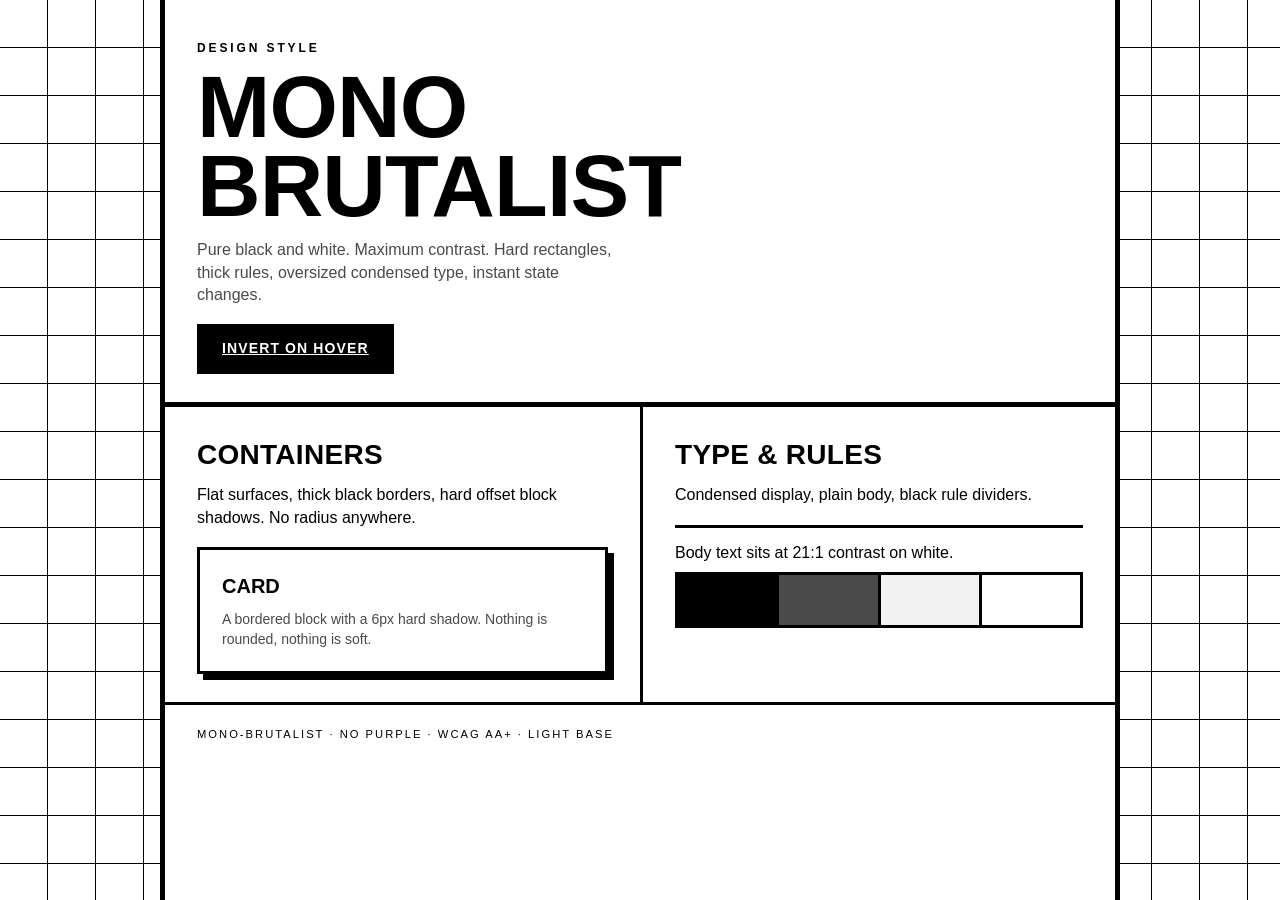
<file: design-styles/mono-brutalist/preview.html>
<!DOCTYPE html>
<html lang="en">
<head>
<meta charset="UTF-8" />
<meta name="viewport" content="width=device-width, initial-scale=1.0" />
<title>mono-brutalist — preview</title>
<style>
  :root{
    --ink:#000; --paper:#fff; --raised:#f2f2f2; --muted:#4a4a4a;
    --solid:3px; --heavy:5px;
    --fdisp:"Archivo Narrow","Arial Narrow","Helvetica Neue",Arial,sans-serif;
    --fbody:"Helvetica Neue",Helvetica,Arial,sans-serif;
  }
  *{margin:0;padding:0;box-sizing:border-box;border-radius:0!important}
  body{
    background:var(--paper);color:var(--ink);font-family:var(--fbody);line-height:1.4;
    /* exposed grid background */
    background-image:
      linear-gradient(var(--ink) 1px,transparent 1px),
      linear-gradient(90deg,var(--ink) 1px,transparent 1px);
    background-size:48px 48px;
    background-position:-1px -1px;
  }
  .sheet{max-width:960px;margin:0 auto;background:var(--paper);
    border-left:var(--heavy) solid var(--ink);border-right:var(--heavy) solid var(--ink);min-height:100vh;padding:0}
  header{border-bottom:var(--heavy) solid var(--ink);padding:40px 32px 28px}
  .kicker{font-family:var(--fbody);font-weight:700;text-transform:uppercase;letter-spacing:.24em;font-size:.75rem}
  h1{font-family:var(--fdisp);font-weight:900;font-size:5.5rem;line-height:.9;text-transform:uppercase;letter-spacing:-.01em;margin-top:10px}
  .sub{font-size:1rem;color:var(--muted);margin-top:14px;max-width:48ch}
  .row{display:grid;grid-template-columns:1fr 1fr;gap:0}
  .row>*{padding:28px 32px}
  .row>*+*{border-left:var(--solid) solid var(--ink)}
  section{border-bottom:var(--solid) solid var(--ink)}
  h2{font-family:var(--fdisp);text-transform:uppercase;font-weight:700;font-size:1.75rem;letter-spacing:.01em}
  p{margin-top:10px}
  .card{border:var(--solid) solid var(--ink);background:var(--paper);padding:22px;box-shadow:6px 6px 0 0 var(--ink)}
  .card h3{font-family:var(--fdisp);text-transform:uppercase;font-size:1.25rem;font-weight:700}
  .card p{font-size:.875rem;color:var(--muted)}
  .rule{height:0;border-top:var(--solid) solid var(--ink);margin:0}
  .btn{display:inline-block;margin-top:18px;font-family:var(--fbody);font-weight:700;text-transform:uppercase;
    letter-spacing:.08em;font-size:.875rem;background:var(--ink);color:var(--paper);
    border:var(--solid) solid var(--ink);padding:12px 22px;cursor:pointer;transition:none}
  /* signature: instant binary invert */
  .btn:hover{background:var(--paper);color:var(--ink)}
  .swatches{display:flex;gap:0;margin-top:8px}
  .sw{flex:1;height:56px;border:var(--solid) solid var(--ink)}
  .sw+.sw{border-left:0}
  footer{padding:22px 32px;font-family:var(--fbody);text-transform:uppercase;letter-spacing:.18em;font-size:.7rem}
</style>
</head>
<body>
  <div class="sheet">
    <header>
      <div class="kicker">Design Style</div>
      <h1>Mono<br>Brutalist</h1>
      <p class="sub">Pure black and white. Maximum contrast. Hard rectangles, thick rules, oversized condensed type, instant state changes.</p>
      <a class="btn" href="#">Invert on hover</a>
    </header>

    <section class="row">
      <div>
        <h2>Containers</h2>
        <p>Flat surfaces, thick black borders, hard offset block shadows. No radius anywhere.</p>
        <div class="card" style="margin-top:18px">
          <h3>Card</h3>
          <p>A bordered block with a 6px hard shadow. Nothing is rounded, nothing is soft.</p>
        </div>
      </div>
      <div>
        <h2>Type &amp; Rules</h2>
        <p>Condensed display, plain body, black rule dividers.</p>
        <div class="rule" style="margin-top:18px"></div>
        <p style="margin-top:14px;font-family:var(--fbody)">Body text sits at 21:1 contrast on white.</p>
        <div class="swatches">
          <div class="sw" style="background:#000"></div>
          <div class="sw" style="background:#4a4a4a"></div>
          <div class="sw" style="background:#f2f2f2"></div>
          <div class="sw" style="background:#fff"></div>
        </div>
      </div>
    </section>

    <footer>mono-brutalist · no purple · WCAG AA+ · light base</footer>
  </div>
</body>
</html>
</file>
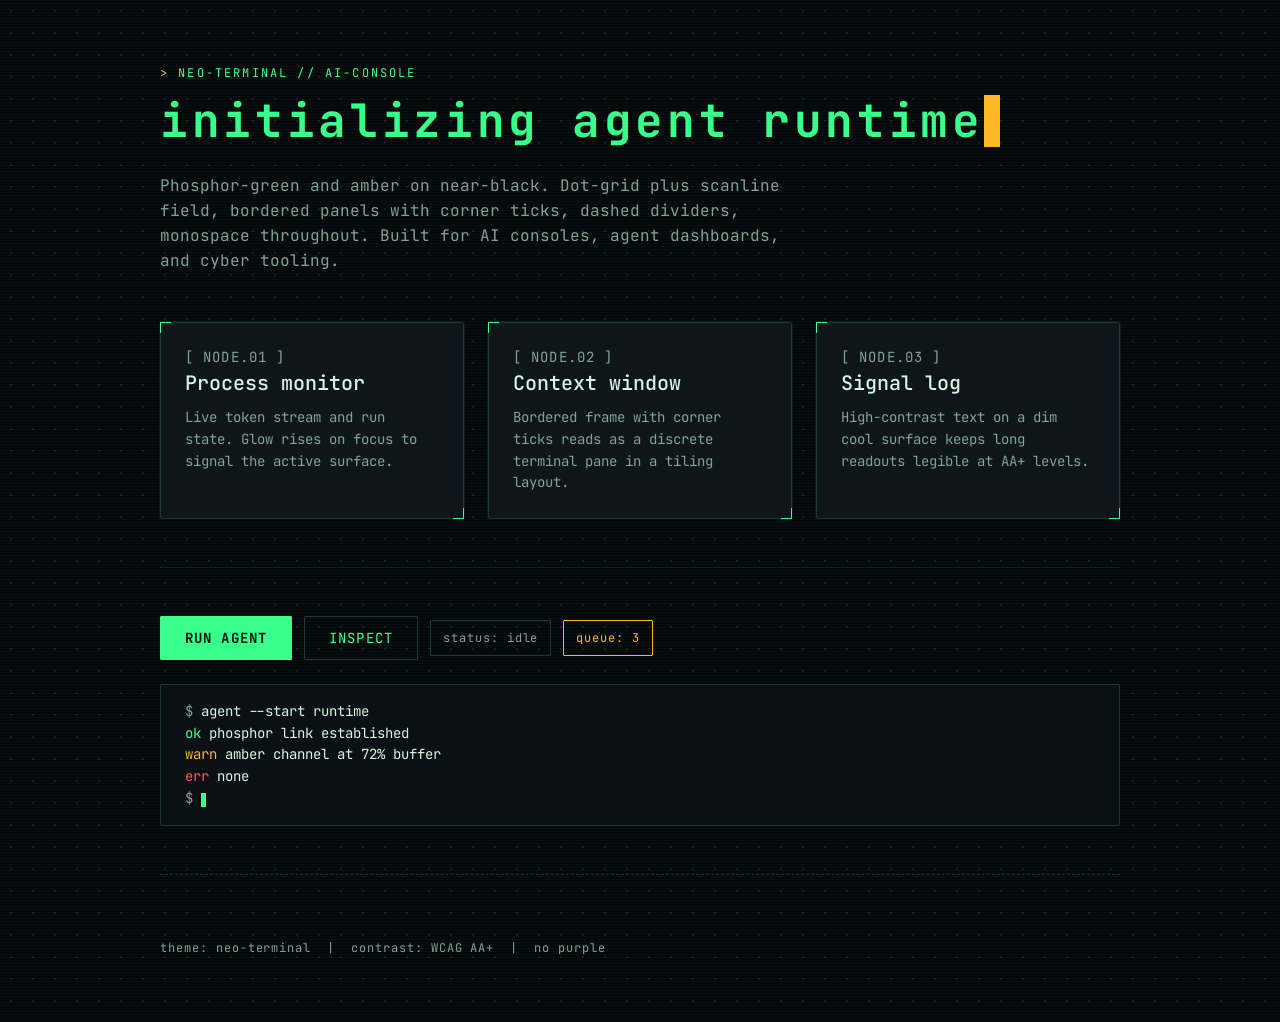
<file: design-styles/neo-terminal/preview.html>
<!doctype html>
<html lang="en" data-theme="neo-terminal">
<head>
<meta charset="utf-8" />
<meta name="viewport" content="width=device-width, initial-scale=1" />
<title>neo-terminal — preview</title>
<link rel="preconnect" href="https://fonts.googleapis.com" />
<link rel="preconnect" href="https://fonts.gstatic.com" crossorigin />
<link href="https://fonts.googleapis.com/css2?family=JetBrains+Mono:wght@400;500;700&display=swap" rel="stylesheet" />
<style>
  /* Inlined neo-terminal tokens so the preview is fully self-contained. */
  [data-theme="neo-terminal"] {
    --nt-color-bg-base: #05080a;
    --nt-color-bg-raised: #0a1014;
    --nt-color-surface: #0e161b;
    --nt-color-text-primary: #d6f5e3;
    --nt-color-text-muted: #7fa394;
    --nt-color-accent: #39ff8b;
    --nt-color-accent-alt: #ffb627;
    --nt-color-accent-danger: #ff5c5c;
    --nt-color-border: #1d3a2f;
    --nt-color-divider: #16302a;
    --nt-font-body: "JetBrains Mono", "IBM Plex Mono", ui-monospace, monospace;
    --nt-text-xs: 0.75rem; --nt-text-sm: 0.875rem; --nt-text-base: 1rem;
    --nt-text-lg: 1.25rem; --nt-text-xl: 1.625rem; --nt-text-2xl: 2.125rem; --nt-text-3xl: 2.875rem;
    --nt-tracking-wide: 0.08em; --nt-tracking-caps: 0.18em;
    --nt-leading-tight: 1.15; --nt-leading-normal: 1.55;
    --nt-space-2: 0.5rem; --nt-space-3: 0.75rem; --nt-space-4: 1rem;
    --nt-space-5: 1.5rem; --nt-space-6: 2rem; --nt-space-7: 3rem; --nt-space-8: 4rem;
    --nt-radius-container: 2px; --nt-radius-control: 1px;
    --nt-elevation-panel: 0 1px 0 0 rgba(0,0,0,0.55), 0 0 0 1px rgba(57,255,139,0.06);
    --nt-elevation-glow: 0 0 18px 0 rgba(57,255,139,0.35);
    --nt-bg-dotgrid: radial-gradient(rgba(57,255,139,0.10) 1px, transparent 1px);
    --nt-bg-dotgrid-size: 22px 22px;
    --nt-bg-scanline: repeating-linear-gradient(to bottom, rgba(57,255,139,0.035) 0px, rgba(57,255,139,0.035) 1px, transparent 1px, transparent 3px);
    --nt-duration-fast: 160ms; --nt-duration-base: 240ms;
    --nt-duration-type: 2200ms; --nt-duration-blink: 1000ms;
    --nt-ease-standard: cubic-bezier(0.2,0,0.2,1);
  }

  * { box-sizing: border-box; }
  html, body { margin: 0; }

  body[data-theme="neo-terminal"] {
    min-height: 100vh;
    color: var(--nt-color-text-primary);
    background-color: var(--nt-color-bg-base);
    background-image: var(--nt-bg-scanline), var(--nt-bg-dotgrid);
    background-size: auto, var(--nt-bg-dotgrid-size);
    font-family: var(--nt-font-body);
    font-size: var(--nt-text-base);
    line-height: var(--nt-leading-normal);
    padding: var(--nt-space-8) var(--nt-space-5);
  }

  .wrap { max-width: 960px; margin: 0 auto; }

  .eyebrow {
    color: var(--nt-color-accent);
    font-size: var(--nt-text-xs);
    letter-spacing: var(--nt-tracking-caps);
    text-transform: uppercase;
    margin: 0 0 var(--nt-space-3);
  }
  .eyebrow::before { content: "> "; color: var(--nt-color-accent-alt); }

  h1 {
    font-size: var(--nt-text-3xl);
    line-height: var(--nt-leading-tight);
    letter-spacing: var(--nt-tracking-wide);
    margin: 0 0 var(--nt-space-4);
    font-weight: 700;
  }

  /* Signature motion: typewriter line reveal */
  .typeline {
    display: inline-block;
    overflow: hidden;
    white-space: nowrap;
    border-right: 0.6ch solid var(--nt-color-accent-alt);
    max-width: 0;
    animation:
      nt-type var(--nt-duration-type) steps(28, end) 0.2s forwards,
      nt-blink var(--nt-duration-blink) steps(2, jump-none) infinite;
    color: var(--nt-color-accent);
  }
  @keyframes nt-type { to { max-width: 30ch; } }
  @keyframes nt-blink { 50% { border-color: transparent; } }

  .lead { color: var(--nt-color-text-muted); max-width: 62ch; margin: var(--nt-space-4) 0 var(--nt-space-7); }

  /* Bordered panel container with corner ticks */
  .grid { display: grid; grid-template-columns: repeat(auto-fit, minmax(260px, 1fr)); gap: var(--nt-space-5); }

  .panel {
    position: relative;
    background-color: var(--nt-color-surface);
    border: 1px solid var(--nt-color-border);
    border-radius: var(--nt-radius-container);
    box-shadow: var(--nt-elevation-panel);
    padding: var(--nt-space-5);
  }
  /* corner ticks */
  .panel::before, .panel::after {
    content: ""; position: absolute; width: 10px; height: 10px;
    border-color: var(--nt-color-accent); border-style: solid; border-width: 0;
  }
  .panel::before { top: -1px; left: -1px; border-top-width: 1px; border-left-width: 1px; }
  .panel::after { bottom: -1px; right: -1px; border-bottom-width: 1px; border-right-width: 1px; }

  .panel-label {
    font-size: var(--nt-text-xs);
    letter-spacing: var(--nt-tracking-wide);
    text-transform: uppercase;
    color: var(--nt-color-accent-alt);
    margin: 0 0 var(--nt-space-3);
  }
  .panel h2 { font-size: var(--nt-text-lg); margin: 0 0 var(--nt-space-2); font-weight: 500; }
  .panel p { margin: 0; color: var(--nt-color-text-muted); font-size: var(--nt-text-sm); }

  /* dotted / dashed divider */
  .divider {
    border: 0; height: 0;
    border-top: 1px dashed var(--nt-color-divider);
    margin: var(--nt-space-7) 0;
  }
  .divider-dotted { border-top-style: dotted; }

  .row { display: flex; gap: var(--nt-space-3); align-items: center; flex-wrap: wrap; margin-top: var(--nt-space-5); }

  /* Buttons */
  .btn {
    font-family: inherit; font-size: var(--nt-text-sm);
    letter-spacing: var(--nt-tracking-wide); text-transform: uppercase;
    padding: var(--nt-space-3) var(--nt-space-5);
    border-radius: var(--nt-radius-control);
    cursor: pointer;
    transition: box-shadow var(--nt-duration-base) var(--nt-ease-standard),
                background-color var(--nt-duration-fast) var(--nt-ease-standard);
  }
  .btn-primary {
    background-color: var(--nt-color-accent);
    color: #04130b; border: 1px solid var(--nt-color-accent);
    font-weight: 700;
  }
  .btn-primary:hover, .btn-primary:focus-visible { box-shadow: var(--nt-elevation-glow); outline: none; }
  .btn-ghost {
    background-color: transparent;
    color: var(--nt-color-accent);
    border: 1px solid var(--nt-color-border);
  }
  .btn-ghost:hover, .btn-ghost:focus-visible {
    border-color: var(--nt-color-accent);
    box-shadow: var(--nt-elevation-glow); outline: none;
  }

  .chip {
    font-size: var(--nt-text-xs); letter-spacing: var(--nt-tracking-wide);
    padding: var(--nt-space-2) var(--nt-space-3);
    border: 1px solid var(--nt-color-border); border-radius: var(--nt-radius-control);
    color: var(--nt-color-text-muted);
  }
  .chip-amber { color: var(--nt-color-accent-alt); border-color: var(--nt-color-accent-alt); }

  /* Console block */
  .console {
    margin-top: var(--nt-space-5);
    background-color: var(--nt-color-bg-raised);
    border: 1px solid var(--nt-color-border);
    border-radius: var(--nt-radius-container);
    padding: var(--nt-space-4) var(--nt-space-5);
    font-size: var(--nt-text-sm);
  }
  .console .ok { color: var(--nt-color-accent); }
  .console .warn { color: var(--nt-color-accent-alt); }
  .console .err { color: var(--nt-color-accent-danger); }
  .console .dim { color: var(--nt-color-text-muted); }
  .cursor {
    display: inline-block; width: 0.6ch; height: 1em; vertical-align: text-bottom;
    background: var(--nt-color-accent);
    animation: nt-cell-blink var(--nt-duration-blink) steps(2, jump-none) infinite;
  }
  @keyframes nt-cell-blink { 50% { opacity: 0; } }

  footer { margin-top: var(--nt-space-8); color: var(--nt-color-text-muted); font-size: var(--nt-text-xs); letter-spacing: var(--nt-tracking-wide); }

  @media (prefers-reduced-motion: reduce) {
    .typeline { animation: none; max-width: 30ch; border-right-color: transparent; }
    .cursor { animation: none; }
  }
</style>
</head>
<body data-theme="neo-terminal">
  <main class="wrap">
    <p class="eyebrow">neo-terminal // ai-console</p>
    <h1><span class="typeline">initializing agent runtime</span></h1>
    <p class="lead">
      Phosphor-green and amber on near-black. Dot-grid plus scanline field,
      bordered panels with corner ticks, dashed dividers, monospace throughout.
      Built for AI consoles, agent dashboards, and cyber tooling.
    </p>

    <section class="grid">
      <article class="panel">
        <p class="panel-label">[ node.01 ]</p>
        <h2>Process monitor</h2>
        <p>Live token stream and run state. Glow rises on focus to signal the active surface.</p>
      </article>
      <article class="panel">
        <p class="panel-label">[ node.02 ]</p>
        <h2>Context window</h2>
        <p>Bordered frame with corner ticks reads as a discrete terminal pane in a tiling layout.</p>
      </article>
      <article class="panel">
        <p class="panel-label">[ node.03 ]</p>
        <h2>Signal log</h2>
        <p>High-contrast text on a dim cool surface keeps long readouts legible at AA+ levels.</p>
      </article>
    </section>

    <hr class="divider divider-dotted" />

    <div class="row">
      <button class="btn btn-primary">Run agent</button>
      <button class="btn btn-ghost">Inspect</button>
      <span class="chip">status: idle</span>
      <span class="chip chip-amber">queue: 3</span>
    </div>

    <div class="console">
      <div><span class="dim">$</span> agent --start runtime</div>
      <div><span class="ok">ok</span> phosphor link established</div>
      <div><span class="warn">warn</span> amber channel at 72% buffer</div>
      <div><span class="err">err</span> none</div>
      <div><span class="dim">$</span> <span class="cursor"></span></div>
    </div>

    <hr class="divider" />

    <footer>theme: neo-terminal &nbsp;|&nbsp; contrast: WCAG AA+ &nbsp;|&nbsp; no purple</footer>
  </main>
</body>
</html>
</file>
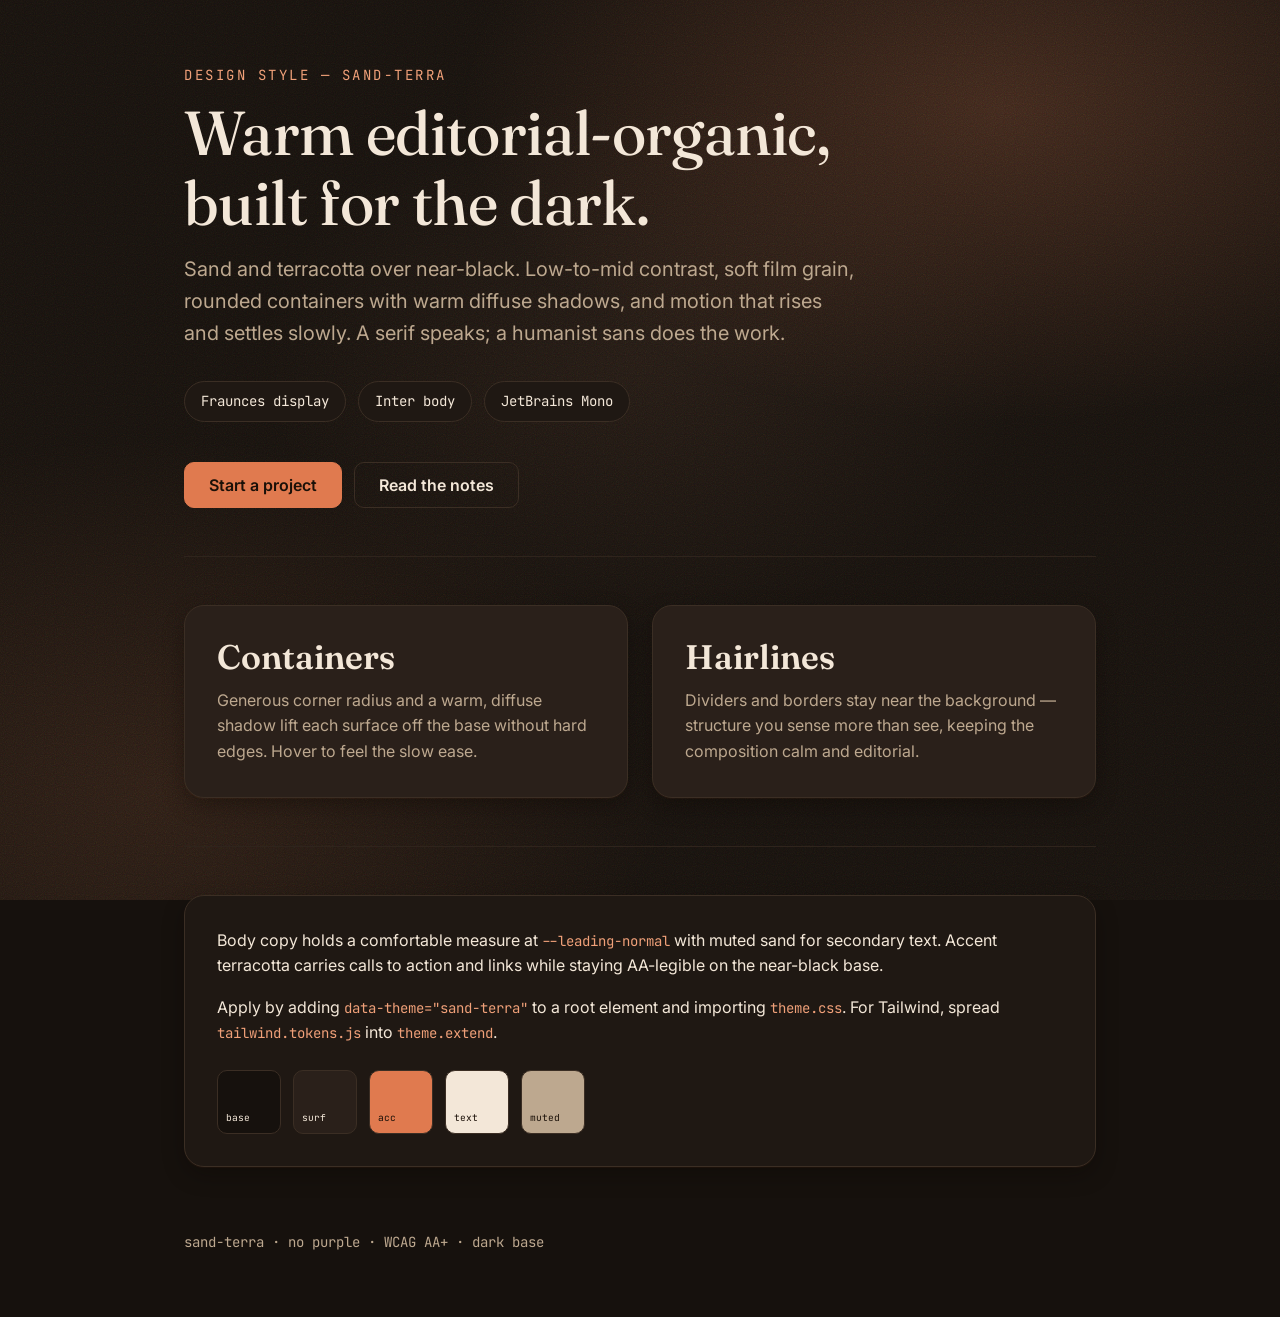
<file: design-styles/sand-terra/preview.html>
<!DOCTYPE html>
<html lang="en" data-theme="sand-terra">
<head>
  <meta charset="UTF-8" />
  <meta name="viewport" content="width=device-width, initial-scale=1.0" />
  <title>sand-terra — design style preview</title>
  <link rel="preconnect" href="https://fonts.googleapis.com" />
  <link rel="preconnect" href="https://fonts.gstatic.com" crossorigin />
  <link
    href="https://fonts.googleapis.com/css2?family=Fraunces:opsz,wght@9..144,400;9..144,460;9..144,600&family=Inter:wght@400;500;600&family=JetBrains+Mono:wght@400;500&display=swap"
    rel="stylesheet"
  />
  <style>
    /* ---- tokens (mirrors theme.css) ---- */
    [data-theme="sand-terra"] {
      --color-bg-base: #16110d;
      --color-bg-raised: #1f1813;
      --color-surface: #2a201a;
      --color-text-primary: #f3e7d8;
      --color-text-muted: #bda88f;
      --color-accent: #e07a4f;
      --color-accent-strong: #f0a079;
      --color-border: #3b2e24;
      --color-divider: #2f241c;
      --color-on-accent: #1a1008;

      --font-display: "Fraunces", Georgia, Cambria, "Times New Roman", serif;
      --font-body: "Inter", "Segoe UI", "Helvetica Neue", system-ui, sans-serif;
      --font-mono: "JetBrains Mono", SFMono-Regular, Menlo, Consolas, monospace;

      --text-sm: 0.875rem;
      --text-base: 1rem;
      --text-lg: 1.25rem;
      --text-2xl: 2.125rem;
      --text-4xl: 3.875rem;

      --weight-display: 460;
      --weight-semibold: 600;
      --leading-tight: 1.12;
      --leading-normal: 1.6;

      --space-2: 0.5rem;
      --space-3: 0.75rem;
      --space-4: 1rem;
      --space-5: 1.5rem;
      --space-6: 2rem;
      --space-7: 3rem;
      --space-8: 4rem;

      --radius-container: 1.25rem;
      --radius-control: 0.625rem;
      --radius-pill: 999px;

      --elevation-soft:
        0 0.5rem 1.5rem -0.25rem rgba(10, 6, 3, 0.45),
        0 0.0625rem 0 0 rgba(224, 122, 79, 0.06);
      --elevation-lifted:
        0 1.25rem 3rem -0.5rem rgba(8, 5, 2, 0.55),
        0 0.0625rem 0 0 rgba(224, 122, 79, 0.08);

      --duration-slow: 560ms;
      --ease-emphasized: cubic-bezier(0.16, 1, 0.3, 1);
    }

    * { box-sizing: border-box; }

    html, body { margin: 0; padding: 0; }

    body {
      min-height: 100vh;
      font-family: var(--font-body);
      color: var(--color-text-primary);
      background-color: var(--color-bg-base);
      /* warm mesh gradient over near-black base */
      background-image:
        radial-gradient(60% 50% at 78% 12%, rgba(224, 122, 79, 0.20), transparent 70%),
        radial-gradient(55% 55% at 12% 88%, rgba(176, 100, 64, 0.14), transparent 72%),
        radial-gradient(40% 40% at 50% 40%, rgba(240, 160, 121, 0.06), transparent 75%);
      background-attachment: fixed;
      line-height: var(--leading-normal);
      position: relative;
    }

    /* soft film grain overlay */
    body::after {
      content: "";
      position: fixed;
      inset: 0;
      pointer-events: none;
      z-index: 1;
      opacity: 0.5;
      mix-blend-mode: soft-light;
      background-image: url("data:image/svg+xml,%3Csvg xmlns='http://www.w3.org/2000/svg' width='160' height='160'%3E%3Cfilter id='n'%3E%3CfeTurbulence type='fractalNoise' baseFrequency='0.9' numOctaves='2' stitchTiles='stitch'/%3E%3C/filter%3E%3Crect width='100%25' height='100%25' filter='url(%23n)'/%3E%3C/svg%3E");
    }

    .wrap {
      position: relative;
      z-index: 2;
      max-width: 60rem;
      margin: 0 auto;
      padding: var(--space-8) var(--space-5) var(--space-8);
    }

    /* slow easing-led reveal — the signature motion */
    .reveal {
      opacity: 0;
      transform: translateY(18px);
      animation: rise var(--duration-slow) var(--ease-emphasized) forwards;
    }
    .reveal.d1 { animation-delay: 80ms; }
    .reveal.d2 { animation-delay: 200ms; }
    .reveal.d3 { animation-delay: 320ms; }
    @keyframes rise {
      to { opacity: 1; transform: translateY(0); }
    }
    @media (prefers-reduced-motion: reduce) {
      .reveal { animation: none; opacity: 1; transform: none; }
    }

    .eyebrow {
      font-family: var(--font-mono);
      font-size: var(--text-sm);
      letter-spacing: 0.18em;
      text-transform: uppercase;
      color: var(--color-accent-strong);
      margin: 0 0 var(--space-3);
    }

    h1 {
      font-family: var(--font-display);
      font-weight: var(--weight-display);
      font-size: var(--text-4xl);
      line-height: var(--leading-tight);
      letter-spacing: -0.01em;
      margin: 0 0 var(--space-4);
      max-width: 18ch;
    }

    .lede {
      font-size: var(--text-lg);
      color: var(--color-text-muted);
      max-width: 52ch;
      margin: 0 0 var(--space-6);
    }

    .divider {
      height: 1px;
      border: 0;
      background: var(--color-divider);
      margin: var(--space-7) 0;
    }

    .grid {
      display: grid;
      grid-template-columns: repeat(auto-fit, minmax(15rem, 1fr));
      gap: var(--space-5);
    }

    .card {
      background: var(--color-surface);
      border: 1px solid var(--color-border);
      border-radius: var(--radius-container);
      padding: var(--space-6);
      box-shadow: var(--elevation-soft);
      transition:
        transform var(--duration-slow) var(--ease-emphasized),
        box-shadow var(--duration-slow) var(--ease-emphasized);
    }
    .card:hover {
      transform: translateY(-4px);
      box-shadow: var(--elevation-lifted);
    }

    .card h3 {
      font-family: var(--font-display);
      font-weight: var(--weight-semibold);
      font-size: var(--text-2xl);
      line-height: var(--leading-tight);
      margin: 0 0 var(--space-3);
    }

    .card p {
      margin: 0;
      color: var(--color-text-muted);
      font-size: var(--text-base);
    }

    .chip {
      display: inline-block;
      font-family: var(--font-mono);
      font-size: var(--text-sm);
      color: var(--color-text-primary);
      background: var(--color-bg-raised);
      border: 1px solid var(--color-border);
      border-radius: var(--radius-pill);
      padding: var(--space-2) var(--space-4);
      margin: 0 var(--space-2) var(--space-2) 0;
    }

    .actions {
      display: flex;
      flex-wrap: wrap;
      gap: var(--space-3);
      align-items: center;
      margin-top: var(--space-6);
    }

    .btn {
      font-family: var(--font-body);
      font-size: var(--text-base);
      font-weight: var(--weight-semibold);
      cursor: pointer;
      border-radius: var(--radius-control);
      padding: var(--space-3) var(--space-5);
      transition:
        transform var(--duration-slow) var(--ease-emphasized),
        background var(--duration-slow) var(--ease-emphasized),
        border-color var(--duration-slow) var(--ease-emphasized);
    }
    .btn:active { transform: translateY(1px); }

    .btn-primary {
      background: var(--color-accent);
      color: var(--color-on-accent);
      border: 1px solid var(--color-accent);
    }
    .btn-primary:hover {
      background: var(--color-accent-strong);
      border-color: var(--color-accent-strong);
    }

    .btn-ghost {
      background: transparent;
      color: var(--color-text-primary);
      border: 1px solid var(--color-border);
    }
    .btn-ghost:hover { border-color: var(--color-accent); }

    .panel {
      background: var(--color-bg-raised);
      border: 1px solid var(--color-border);
      border-radius: var(--radius-container);
      padding: var(--space-6);
      box-shadow: var(--elevation-soft);
    }

    .panel p { margin: 0 0 var(--space-4); }
    .panel p:last-child { margin-bottom: 0; }

    code {
      font-family: var(--font-mono);
      font-size: var(--text-sm);
      color: var(--color-accent-strong);
    }

    .swatches { display: flex; flex-wrap: wrap; gap: var(--space-3); margin-top: var(--space-5); }
    .swatch {
      width: 4rem; height: 4rem;
      border-radius: var(--radius-control);
      border: 1px solid var(--color-border);
      display: flex; align-items: flex-end;
      font-family: var(--font-mono);
      font-size: 0.6rem; color: var(--color-text-primary);
      padding: var(--space-2);
    }

    footer {
      margin-top: var(--space-8);
      color: var(--color-text-muted);
      font-size: var(--text-sm);
      font-family: var(--font-mono);
    }
  </style>
</head>
<body>
  <main class="wrap">
    <p class="eyebrow reveal d1">Design Style — sand-terra</p>
    <h1 class="reveal d1">Warm editorial-organic, built for the dark.</h1>
    <p class="lede reveal d2">
      Sand and terracotta over near-black. Low-to-mid contrast, soft film grain,
      rounded containers with warm diffuse shadows, and motion that rises and settles
      slowly. A serif speaks; a humanist sans does the work.
    </p>

    <div class="reveal d2">
      <span class="chip">Fraunces display</span>
      <span class="chip">Inter body</span>
      <span class="chip">JetBrains Mono</span>
    </div>

    <div class="actions reveal d2">
      <button class="btn btn-primary">Start a project</button>
      <button class="btn btn-ghost">Read the notes</button>
    </div>

    <hr class="divider reveal d3" />

    <section class="grid">
      <article class="card reveal d2">
        <h3>Containers</h3>
        <p>
          Generous corner radius and a warm, diffuse shadow lift each surface off the
          base without hard edges. Hover to feel the slow ease.
        </p>
      </article>
      <article class="card reveal d3">
        <h3>Hairlines</h3>
        <p>
          Dividers and borders stay near the background — structure you sense more than
          see, keeping the composition calm and editorial.
        </p>
      </article>
    </section>

    <hr class="divider" />

    <section class="panel">
      <p>
        Body copy holds a comfortable measure at <code>--leading-normal</code> with muted
        sand for secondary text. Accent terracotta carries calls to action and links while
        staying AA-legible on the near-black base.
      </p>
      <p>
        Apply by adding <code>data-theme="sand-terra"</code> to a root element and importing
        <code>theme.css</code>. For Tailwind, spread <code>tailwind.tokens.js</code> into
        <code>theme.extend</code>.
      </p>

      <div class="swatches">
        <div class="swatch" style="background:#16110d">base</div>
        <div class="swatch" style="background:#2a201a">surf</div>
        <div class="swatch" style="background:#e07a4f;color:#1a1008">acc</div>
        <div class="swatch" style="background:#f3e7d8;color:#1a1008">text</div>
        <div class="swatch" style="background:#bda88f;color:#1a1008">muted</div>
      </div>
    </section>

    <footer>sand-terra · no purple · WCAG AA+ · dark base</footer>
  </main>
</body>
</html>
</file>
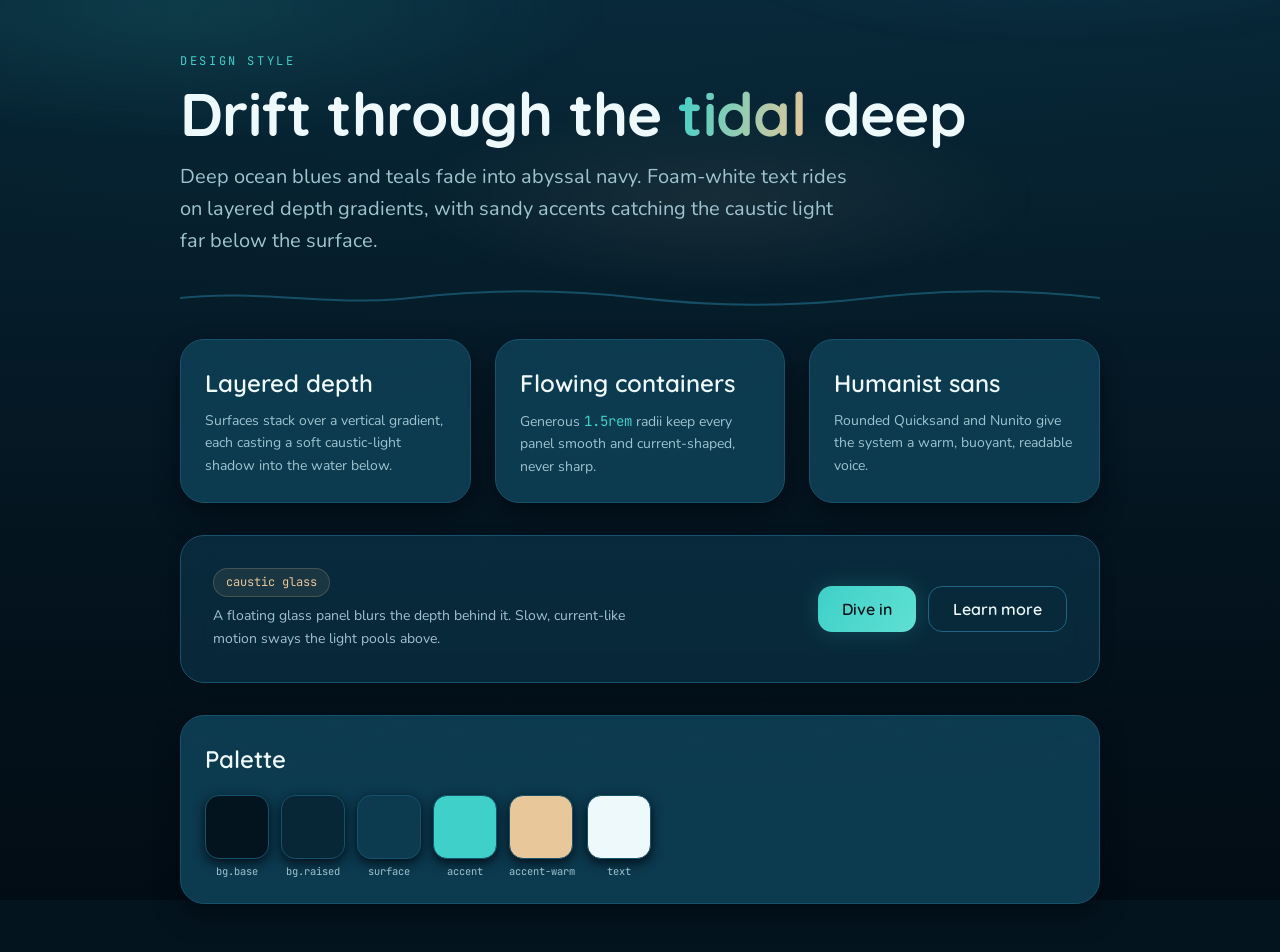
<file: design-styles/tidal/preview.html>
<!DOCTYPE html>
<html lang="en" data-theme="tidal">
<head>
  <meta charset="UTF-8" />
  <meta name="viewport" content="width=device-width, initial-scale=1.0" />
  <title>Tidal — Design Style Preview</title>
  <link rel="preconnect" href="https://fonts.googleapis.com" />
  <link rel="preconnect" href="https://fonts.gstatic.com" crossorigin />
  <link href="https://fonts.googleapis.com/css2?family=Quicksand:wght@400;500;600;700&family=Nunito:wght@400;500;600;700&family=JetBrains+Mono:wght@400;500&display=swap" rel="stylesheet" />
  <link rel="stylesheet" href="theme.css" />
  <style>
    * { box-sizing: border-box; margin: 0; padding: 0; }

    body {
      min-height: 100vh;
      font-family: var(--tidal-font-body);
      color: var(--tidal-text-primary);
      background-color: var(--tidal-bg-base);
      background-image:
        var(--tidal-gradient-caustic),
        var(--tidal-gradient-depth);
      background-attachment: fixed;
      line-height: 1.6;
      padding: var(--tidal-space-7) var(--tidal-space-5);
      overflow-x: hidden;
    }

    /* Caustic light pools drifting slowly over the deep */
    .caustic-field {
      position: fixed;
      inset: -20% -10% auto -10%;
      height: 70vh;
      pointer-events: none;
      background:
        radial-gradient(40% 30% at 20% 30%, #3fd0c91f 0%, transparent 70%),
        radial-gradient(35% 25% at 78% 18%, #1f648033 0%, transparent 70%),
        radial-gradient(30% 22% at 55% 60%, #e8c79a14 0%, transparent 70%);
      filter: blur(8px);
      animation: var(--tidal-motion-signature);
      z-index: 0;
    }

    .wrap {
      position: relative;
      z-index: 1;
      max-width: 920px;
      margin: 0 auto;
      display: flex;
      flex-direction: column;
      gap: var(--tidal-space-6);
    }

    .eyebrow {
      font-family: var(--tidal-font-mono);
      font-size: var(--tidal-text-xs);
      letter-spacing: 0.22em;
      text-transform: uppercase;
      color: var(--tidal-accent);
    }

    h1 {
      font-family: var(--tidal-font-display);
      font-weight: var(--tidal-weight-bold);
      font-size: var(--tidal-text-4xl);
      letter-spacing: -0.01em;
      margin-top: var(--tidal-space-2);
      line-height: 1.05;
    }

    h1 .swell {
      background: linear-gradient(100deg, var(--tidal-accent) 0%, var(--tidal-accent-warm) 100%);
      -webkit-background-clip: text;
      background-clip: text;
      color: transparent;
    }

    .lede {
      color: var(--tidal-text-muted);
      font-size: var(--tidal-text-lg);
      max-width: 56ch;
      margin-top: var(--tidal-space-4);
    }

    /* Wave-line divider */
    .wave-divider {
      width: 100%;
      height: 18px;
      color: var(--tidal-divider);
      opacity: 0.7;
    }

    .grid {
      display: grid;
      grid-template-columns: repeat(auto-fit, minmax(240px, 1fr));
      gap: var(--tidal-space-5);
    }

    .card {
      background:
        var(--tidal-gradient-caustic),
        var(--tidal-surface);
      border: 1px solid var(--tidal-border);
      border-radius: var(--tidal-radius-container);
      padding: var(--tidal-space-5);
      box-shadow: var(--tidal-elevation-caustic-md);
      transition: transform var(--tidal-duration-base) var(--tidal-easing-current),
                  box-shadow var(--tidal-duration-base) var(--tidal-easing-current);
    }

    .card:hover {
      transform: translateY(-4px);
      box-shadow: var(--tidal-elevation-caustic-md), var(--tidal-elevation-caustic-glow);
    }

    .card h3 {
      font-family: var(--tidal-font-display);
      font-weight: var(--tidal-weight-semibold);
      font-size: var(--tidal-text-xl);
      margin-bottom: var(--tidal-space-2);
    }

    .card p {
      color: var(--tidal-text-muted);
      font-size: var(--tidal-text-sm);
    }

    .glass {
      background: #0c3a4f99;
      backdrop-filter: blur(var(--tidal-blur-glass));
      -webkit-backdrop-filter: blur(var(--tidal-blur-glass));
      border: 1px solid var(--tidal-border);
      border-radius: var(--tidal-radius-container);
      padding: var(--tidal-space-6);
      box-shadow: var(--tidal-elevation-caustic-sm);
      display: flex;
      flex-wrap: wrap;
      align-items: center;
      gap: var(--tidal-space-5);
      justify-content: space-between;
    }

    .glass .copy { max-width: 44ch; }
    .glass .copy p { color: var(--tidal-text-muted); font-size: var(--tidal-text-sm); margin-top: var(--tidal-space-2); }

    .controls { display: flex; gap: var(--tidal-space-3); flex-wrap: wrap; }

    .btn {
      font-family: var(--tidal-font-display);
      font-weight: var(--tidal-weight-semibold);
      font-size: var(--tidal-text-base);
      border: none;
      border-radius: var(--tidal-radius-control);
      padding: var(--tidal-space-3) var(--tidal-space-5);
      cursor: pointer;
      transition: transform var(--tidal-duration-fast) var(--tidal-easing-swell),
                  box-shadow var(--tidal-duration-fast) var(--tidal-easing-swell),
                  background var(--tidal-duration-fast) var(--tidal-easing-swell);
    }

    .btn-primary {
      background: linear-gradient(120deg, var(--tidal-accent) 0%, #5fe0d2 100%);
      color: #04141f;
      box-shadow: var(--tidal-elevation-caustic-glow);
    }
    .btn-primary:hover { transform: translateY(-2px); box-shadow: var(--tidal-elevation-caustic-glow), var(--tidal-elevation-caustic-md); }

    .btn-ghost {
      background: transparent;
      color: var(--tidal-text-primary);
      border: 1px solid var(--tidal-divider);
    }
    .btn-ghost:hover { background: #16526b55; }

    .pill {
      display: inline-flex;
      align-items: center;
      gap: var(--tidal-space-2);
      font-family: var(--tidal-font-mono);
      font-size: var(--tidal-text-xs);
      color: var(--tidal-accent-warm);
      background: #e8c79a14;
      border: 1px solid #e8c79a33;
      border-radius: var(--tidal-radius-pill);
      padding: var(--tidal-space-1) var(--tidal-space-3);
    }

    .swatches { display: flex; gap: var(--tidal-space-3); flex-wrap: wrap; }
    .swatch {
      width: 64px; height: 64px;
      border-radius: var(--tidal-radius-control);
      border: 1px solid var(--tidal-border);
      box-shadow: var(--tidal-elevation-caustic-sm);
    }
    .swatch-label { font-family: var(--tidal-font-mono); font-size: 0.65rem; color: var(--tidal-text-muted); margin-top: var(--tidal-space-1); display: block; text-align: center; }

    code { font-family: var(--tidal-font-mono); color: var(--tidal-accent); font-size: var(--tidal-text-sm); }
  </style>
</head>
<body>
  <div class="caustic-field" aria-hidden="true"></div>

  <main class="wrap">
    <header>
      <span class="eyebrow">Design Style</span>
      <h1>Drift through the <span class="swell">tidal</span> deep</h1>
      <p class="lede">
        Deep ocean blues and teals fade into abyssal navy. Foam-white text rides
        on layered depth gradients, with sandy accents catching the caustic light
        far below the surface.
      </p>
    </header>

    <svg class="wave-divider" viewBox="0 0 1200 18" preserveAspectRatio="none" aria-hidden="true">
      <path d="M0 9 C 100 0, 200 18, 300 9 S 500 0, 600 9 S 800 18, 900 9 S 1100 0, 1200 9"
            fill="none" stroke="currentColor" stroke-width="2" />
    </svg>

    <section class="grid">
      <article class="card">
        <h3>Layered depth</h3>
        <p>Surfaces stack over a vertical gradient, each casting a soft caustic-light shadow into the water below.</p>
      </article>
      <article class="card">
        <h3>Flowing containers</h3>
        <p>Generous <code>1.5rem</code> radii keep every panel smooth and current-shaped, never sharp.</p>
      </article>
      <article class="card">
        <h3>Humanist sans</h3>
        <p>Rounded Quicksand and Nunito give the system a warm, buoyant, readable voice.</p>
      </article>
    </section>

    <section class="glass">
      <div class="copy">
        <span class="pill">caustic glass</span>
        <p>A floating glass panel blurs the depth behind it. Slow, current-like motion sways the light pools above.</p>
      </div>
      <div class="controls">
        <button class="btn btn-primary" type="button">Dive in</button>
        <button class="btn btn-ghost" type="button">Learn more</button>
      </div>
    </section>

    <section class="card">
      <h3>Palette</h3>
      <div class="swatches" style="margin-top: 1rem;">
        <div><div class="swatch" style="background:#04141f"></div><span class="swatch-label">bg.base</span></div>
        <div><div class="swatch" style="background:#072636"></div><span class="swatch-label">bg.raised</span></div>
        <div><div class="swatch" style="background:#0c3a4f"></div><span class="swatch-label">surface</span></div>
        <div><div class="swatch" style="background:#3fd0c9"></div><span class="swatch-label">accent</span></div>
        <div><div class="swatch" style="background:#e8c79a"></div><span class="swatch-label">accent-warm</span></div>
        <div><div class="swatch" style="background:#eef9fb"></div><span class="swatch-label">text</span></div>
      </div>
    </section>
  </main>
</body>
</html>
</file>
<file: design-styles/cirrus/theme.css>
/* Cirrus — light cloud/sky design style.
   Apply by setting data-theme="cirrus" on a root element (e.g. <html data-theme="cirrus">). */

[data-theme="cirrus"] {
  /* Color */
  --color-bg-base: #eef4fb;
  --color-bg-raised: #f6fafe;
  --color-surface: #fbfdff;
  --color-text-primary: #1c2b3a;
  --color-text-muted: #4a5f73;
  --color-accent: #1d6fb8;
  --color-accent-contrast: #ffffff;
  --color-border: #d4e2f0;
  --color-divider: #e3edf7;

  /* Type — families */
  --font-display: "Quicksand", "Avenir Next", "Segoe UI", system-ui, sans-serif;
  --font-body: "Inter", "Segoe UI", system-ui, -apple-system, sans-serif;
  --font-mono: "JetBrains Mono", SFMono-Regular, Menlo, Consolas, monospace;

  /* Type — scale */
  --text-xs: 0.75rem;
  --text-sm: 0.875rem;
  --text-base: 1rem;
  --text-lg: 1.25rem;
  --text-xl: 1.625rem;
  --text-2xl: 2.125rem;
  --text-3xl: 2.875rem;
  --text-4xl: 3.75rem;

  /* Type — weight */
  --weight-light: 300;
  --weight-regular: 400;
  --weight-medium: 500;
  --weight-semibold: 600;

  /* Space scale */
  --space-0: 0rem;
  --space-1: 0.25rem;
  --space-2: 0.5rem;
  --space-3: 0.75rem;
  --space-4: 1rem;
  --space-5: 1.5rem;
  --space-6: 2rem;
  --space-7: 3rem;
  --space-8: 4rem;
  --space-9: 6rem;

  /* Radius */
  --radius-container: 1.75rem;
  --radius-control: 0.875rem;

  /* Blur (frosted glass) */
  --blur-frost: 16px;
  --blur-frost-strong: 28px;

  /* Elevation — large soft shadows */
  --elevation-soft: 0px 12px 32px -8px rgba(91, 140, 191, 0.18);
  --elevation-float: 0px 28px 60px -12px rgba(91, 140, 191, 0.22);

  /* Motion */
  --duration-fast: 200ms;
  --duration-base: 420ms;
  --duration-slow: 900ms;
  --duration-float: 7000ms;
  --easing-standard: cubic-bezier(0.4, 0, 0.2, 1);
  --easing-drift: cubic-bezier(0.37, 0, 0.27, 1);
}

/* Signature motion: gentle vertical floating, like clouds adrift. */
@keyframes cirrus-float {
  0%   { transform: translateY(0); }
  50%  { transform: translateY(-10px); }
  100% { transform: translateY(0); }
}

[data-theme="cirrus"] .cirrus-floating {
  animation: cirrus-float var(--duration-float) var(--easing-drift) infinite;
}

@media (prefers-reduced-motion: reduce) {
  [data-theme="cirrus"] .cirrus-floating {
    animation: none;
  }
}
</file>
<file: design-styles/liquid-glass/theme.css>
/* Liquid Glass — design tokens as CSS custom properties.
   Apply by setting data-theme="liquid-glass" on a root element (e.g. <html> or <body>). */

[data-theme="liquid-glass"] {
  /* Color */
  --color-bg-base: #0a0f14;
  --color-bg-raised: #111922;
  --color-surface: rgba(28, 40, 53, 0.55);
  --color-text-primary: #eef4f8;
  --color-text-muted: #9fb2bf;
  --color-accent: #2ee6c9;
  --color-accent-strong: #14b8a6;
  --color-on-accent: #04201d;
  --color-border: rgba(190, 224, 240, 0.18);
  --color-divider: rgba(190, 224, 240, 0.12);

  /* Type — families */
  --font-display: "Space Grotesk", Inter, system-ui, sans-serif;
  --font-body: Inter, system-ui, -apple-system, sans-serif;
  --font-mono: "JetBrains Mono", ui-monospace, SFMono-Regular, monospace;

  /* Type — scale */
  --text-xs: 0.75rem;
  --text-sm: 0.875rem;
  --text-base: 1rem;
  --text-lg: 1.25rem;
  --text-xl: 1.75rem;
  --text-2xl: 2.5rem;
  --text-3xl: 3.5rem;

  /* Type — weight */
  --weight-regular: 400;
  --weight-medium: 500;
  --weight-semibold: 600;
  --weight-bold: 700;

  /* Type — tracking */
  --tracking-tight: -0.02em;
  --tracking-normal: 0em;

  /* Space */
  --space-0: 0rem;
  --space-1: 0.25rem;
  --space-2: 0.5rem;
  --space-3: 0.75rem;
  --space-4: 1rem;
  --space-6: 1.5rem;
  --space-8: 2rem;
  --space-12: 3rem;
  --space-16: 4rem;
  --space-24: 6rem;

  /* Radius */
  --radius-control: 0.625rem;
  --radius-container: 1.25rem;
  --radius-pill: 9999px;

  /* Blur */
  --blur-glass-sm: 10px;
  --blur-glass: 20px;
  --blur-glass-lg: 36px;

  /* Elevation */
  --elevation-glass: 0 12px 40px -8px rgba(0, 0, 0, 0.45), 0 0 0 1px rgba(46, 230, 201, 0.10);
  --elevation-glow: 0 0 28px 0 rgba(46, 230, 201, 0.35);

  /* Motion */
  --duration-fast: 160ms;
  --duration-base: 280ms;
  --duration-slow: 520ms;
  --easing-spring: cubic-bezier(0.34, 1.56, 0.64, 1);
  --easing-glide: cubic-bezier(0.22, 1, 0.36, 1);
  --motion-signature: transform 520ms cubic-bezier(0.34, 1.56, 0.64, 1),
    box-shadow 280ms cubic-bezier(0.22, 1, 0.36, 1);

  /* Soft light-gradient divider — use as a background on a thin element */
  --divider-gradient: linear-gradient(
    90deg,
    transparent 0%,
    var(--color-divider) 20%,
    rgba(46, 230, 201, 0.28) 50%,
    var(--color-divider) 80%,
    transparent 100%
  );
}
</file>
<file: design-styles/tidal/theme.css>
/* Tidal — ocean-depth dark theme tokens as CSS custom properties.
   Apply by setting data-theme="tidal" on a root element (html, body, or a wrapper). */

[data-theme="tidal"] {
  /* Color */
  --tidal-bg-base: #04141f;
  --tidal-bg-raised: #072636;
  --tidal-surface: #0c3a4f;
  --tidal-text-primary: #eef9fb;
  --tidal-text-muted: #9fc4d0;
  --tidal-accent: #3fd0c9;
  --tidal-accent-warm: #e8c79a;
  --tidal-border: #16526b;
  --tidal-divider: #1f6480;

  /* Layered depth gradients */
  --tidal-gradient-depth: linear-gradient(180deg, #072636 0%, #04141f 60%, #020c14 100%);
  --tidal-gradient-caustic: radial-gradient(120% 80% at 50% -10%, #0c3a4f33 0%, transparent 60%);

  /* Type */
  --tidal-font-display: "Quicksand", "Nunito", "Segoe UI", system-ui, sans-serif;
  --tidal-font-body: "Nunito", "Quicksand", "Segoe UI", system-ui, sans-serif;
  --tidal-font-mono: "JetBrains Mono", "SFMono-Regular", Menlo, monospace;

  --tidal-text-xs: 0.75rem;
  --tidal-text-sm: 0.875rem;
  --tidal-text-base: 1rem;
  --tidal-text-lg: 1.25rem;
  --tidal-text-xl: 1.5rem;
  --tidal-text-2xl: 2rem;
  --tidal-text-3xl: 2.75rem;
  --tidal-text-4xl: 3.75rem;

  --tidal-weight-regular: 400;
  --tidal-weight-medium: 500;
  --tidal-weight-semibold: 600;
  --tidal-weight-bold: 700;

  /* Space */
  --tidal-space-0: 0rem;
  --tidal-space-1: 0.25rem;
  --tidal-space-2: 0.5rem;
  --tidal-space-3: 0.75rem;
  --tidal-space-4: 1rem;
  --tidal-space-5: 1.5rem;
  --tidal-space-6: 2rem;
  --tidal-space-7: 3rem;
  --tidal-space-8: 4rem;

  /* Radius */
  --tidal-radius-container: 1.5rem;
  --tidal-radius-control: 0.875rem;
  --tidal-radius-pill: 9999px;

  /* Elevation — soft caustic-light shadows */
  --tidal-elevation-caustic-sm: 0 0.25rem 0.75rem #02101a;
  --tidal-elevation-caustic-md: 0 0.75rem 1.75rem -0.25rem #010a12;
  --tidal-elevation-caustic-glow: 0 0 1.5rem #3fd0c933;

  /* Blur */
  --tidal-blur-glass: 14px;

  /* Motion */
  --tidal-duration-fast: 240ms;
  --tidal-duration-base: 480ms;
  --tidal-duration-slow: 900ms;
  --tidal-duration-current: 6000ms;
  --tidal-easing-current: cubic-bezier(0.37, 0, 0.16, 1);
  --tidal-easing-swell: cubic-bezier(0.45, 0.05, 0.25, 1);
  --tidal-motion-signature: drift 6000ms cubic-bezier(0.37, 0, 0.16, 1) infinite alternate;
}

/* Signature slow current drift */
@keyframes drift {
  from {
    transform: translate3d(0, 0, 0);
    opacity: 0.85;
  }
  to {
    transform: translate3d(0, -0.5rem, 0);
    opacity: 1;
  }
}

@media (prefers-reduced-motion: reduce) {
  [data-theme="tidal"] {
    --tidal-motion-signature: none;
  }
}
</file>
